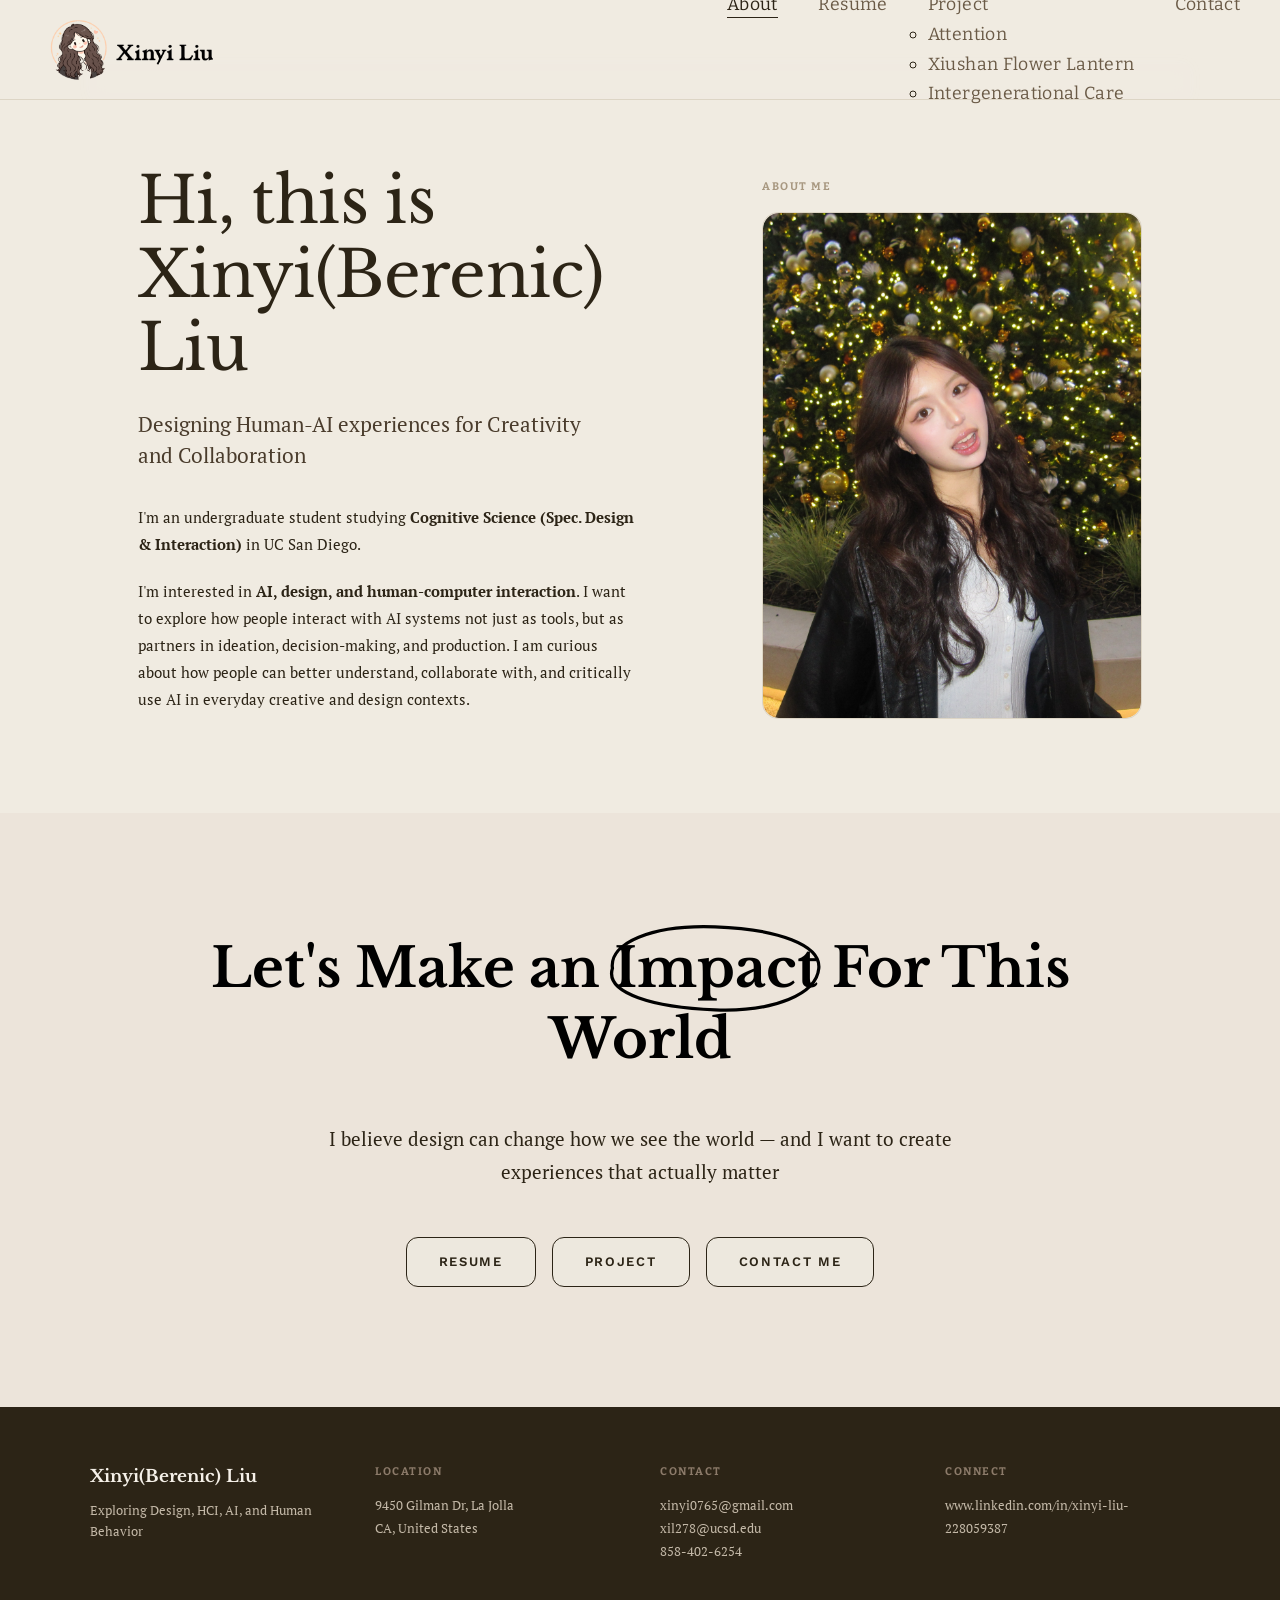
<file: about.html>
<!DOCTYPE html>
<html lang="en">
<head>
  <meta charset="UTF-8" />
  <meta name="viewport" content="width=device-width, initial-scale=1.0" />
  <title>Xinyi Liu — Portfolio</title>
  <link rel="stylesheet" href="styles.css" />
  <link rel="preconnect" href="https://fonts.googleapis.com" />
  <link rel="preconnect" href="https://fonts.gstatic.com" crossorigin />
  <link href="https://fonts.googleapis.com/css2?family=Libre+Baskerville:ital,wght@0,400;0,700;1,400&family=PT+Serif:ital,wght@0,400;0,700;1,400&family=Bitter:ital,wght@0,400;0,500;0,600;0,700;1,400&family=Work+Sans:wght@400;500;600&display=swap" rel="stylesheet" />
  <style>
    @keyframes pageFadeIn {
      from { opacity: 0; }
      to   { opacity: 1; }
    }

    body {
      opacity: 0;
      animation: pageFadeIn 0.6s ease forwards;
    }

    .about-hero {
      background: rgba(240, 235, 225, 0.96);
      display: grid;
      grid-template-columns: 1fr 380px;
      gap: 80px;
      align-items: center;
      max-width: 1100px;
      margin: 0 auto;
      padding: 100px 48px 80px;
    }

    .about-text h1 {
      font-size: 4rem;
      font-weight: 400;
      line-height: 1.15;
      letter-spacing: -0.01em;
      color: #2C2416;
      margin-bottom: 24px;
    }

    .about-text .tagline {
      font-size: clamp(17px, 2vw, 21px);
      font-weight: 400;
      color: #4A3C2C;
      line-height: 1.5;
      margin-bottom: 32px;
    }

    .about-text .bio {
      font-size: 15px;
      color: #2C2416;
      line-height: 1.8;
      max-width: 500px;
      margin-bottom: 20px;
    }

    .photo-label {
      font-family: 'Bitter', Georgia, serif;
      font-size: 11px;
      font-weight: 700;
      letter-spacing: 0.14em;
      text-transform: uppercase;
      color: #A89880;
      margin-bottom: 16px;
    }

    /* ── Hero Statement ── */
    @keyframes drawCircle {
      to { stroke-dashoffset: 0; }
    }

    .hero-statement {
      background: #ECE4DA;
      padding: 120px 48px;
      text-align: center;
    }

    .hero-title {
      font-family: 'Libre Baskerville', Georgia, serif;
      font-size: clamp(2.2rem, 4.8vw, 3.4rem);
      font-weight: 700;
      color: #000000;
      line-height: 1.3;
      margin-bottom: 48px;
      max-width: 860px;
      margin-left: auto;
      margin-right: auto;
    }

    .impact-wrap {
      position: relative;
      display: inline-block;
      white-space: nowrap;
    }

    .impact-circle {
      position: absolute;
      top: -0.22em;
      left: -0.35em;
      width: calc(100% + 0.7em);
      height: calc(100% + 0.44em);
      pointer-events: none;
      overflow: visible;
    }

    .impact-circle path {
      stroke-dasharray: 620;
      stroke-dashoffset: 620;
    }

    .hero-statement.in-view .impact-circle path {
      animation: drawCircle 1.3s ease-in-out forwards;
    }

    .hero-subtitle {
      font-family: 'PT Serif', Georgia, serif;
      font-size: clamp(15px, 1.9vw, 19px);
      color: #2C2416;
      line-height: 1.75;
      max-width: 680px;
      margin: 0 auto 48px;
    }

    /* ── Nav Buttons ── */
    .about-nav-buttons {
      display: flex;
      justify-content: center;
      gap: 16px;
      flex-wrap: wrap;
      margin-top: 0;
    }

    .about-nav-btn {
      font-family: 'Work Sans', sans-serif;
      font-size: 13px;
      font-weight: 600;
      letter-spacing: 0.13em;
      text-transform: uppercase;
      color: #2C2416;
      background: #EDE8DE;
      border: 0.8px solid #2C2416;
      border-radius: 12px;
      padding: 13px 32px;
      text-decoration: none;
      transition: background 0.2s, color 0.2s;
    }

    .about-nav-btn:hover {
      background: #2C2416;
      color: #F5F0E8;
    }

    @media (max-width: 900px) {
      .hero-statement {
        padding: 80px 24px;
      }
      .about-hero {
        grid-template-columns: 1fr;
        padding: 40px 24px 40px;
        gap: 48px;
      }
      .photo-card {
        max-width: 320px;
        margin: 0 auto;
      }
    }

    @media (max-width: 600px) {
      .about-text h1 {
        font-size: 3rem;
      }
      .about-nav-buttons {
        flex-direction: column;
        align-items: center;
      }
      .about-nav-btn {
        width: 100%;
        max-width: 280px;
        text-align: center;
      }
    }
  </style>
</head>
<body>

  <nav>
    <a href="about.html" class="nav-logo"><img src="Logo.png" alt="Xinyi Liu" style="height:80px;width:auto;display:block;" /></a>
    <ul class="nav-links" id="navLinks">
      <li><a href="about.html" class="active">About</a></li>
      <li><a href="resume.html">Resume</a></li>
      <li class="nav-dropdown">
        <a href="project.html">Project</a>
        <ul class="nav-dropdown-menu">
          <li><a href="project-behavioral.html">Attention</a></li>
          <li><a href="project-xiushan.html">Xiushan Flower Lantern</a></li>
          <li><a href="project-elderly.html">Intergenerational Care</a></li>
        </ul>
      </li>
      <li><a href="contact.html">Contact</a></li>
    </ul>
    <button class="nav-toggle" id="navToggle" aria-label="Toggle menu">Menu</button>
  </nav>

  <main class="page">

    <section class="about-hero">
      <div class="about-text">
        <h1>Hi, this is Xinyi(Berenic) Liu</h1>
        <p class="tagline">Designing Human-AI experiences for Creativity and Collaboration</p>
        <p class="bio">
          I'm an undergraduate student studying <strong>Cognitive Science (Spec. Design &amp; Interaction)</strong> in UC San Diego.
        </p>
        <p class="bio">
          I'm interested in <strong>AI, design, and human-computer interaction</strong>. I want to explore how people interact with AI systems not just as tools, but as partners in ideation, decision-making, and production. I am curious about how people can better understand, collaborate with, and critically use AI in everyday creative and design contexts.
        </p>
      </div>

      <div class="photo-card">
        <p class="photo-label">About me</p>
        <div class="photo-placeholder">
          <img src="About me.JPG" alt="Xinyi Liu" />
        </div>
      </div>
    </section>

    <section class="hero-statement" id="heroStatement">
      <h2 class="hero-title">
        Let's Make an
        <span class="impact-wrap">Impact
          <svg class="impact-circle" viewBox="0 0 210 82" preserveAspectRatio="none" xmlns="http://www.w3.org/2000/svg">
            <path d="M16,41 C13,19 50,3 105,5 C160,7 197,21 195,41 C193,63 157,79 105,77 C53,75 9,63 16,41"
                  stroke="#000000" stroke-width="2.8" stroke-linecap="round" fill="none"/>
          </svg>
        </span>
        For This World
      </h2>
      <p class="hero-subtitle">I believe design can change how we see the world — and I want to create experiences that actually matter</p>
      <div class="about-nav-buttons">
        <a href="resume.html" class="about-nav-btn">Resume</a>
        <a href="project.html" class="about-nav-btn">Project</a>
        <a href="contact.html" class="about-nav-btn">Contact Me</a>
      </div>
    </section>

  </main>

  <footer>
    <div class="footer-grid">
      <div>
        <p class="footer-col-name">Xinyi(Berenic) Liu</p>
        <p class="footer-col-sub">Exploring Design, HCI, AI, and Human Behavior</p>
      </div>
      <div>
        <p class="footer-col-label">Location</p>
        <p class="footer-col-value">9450 Gilman Dr, La Jolla<br/>CA, United States</p>
      </div>
      <div>
        <p class="footer-col-label">Contact</p>
        <p class="footer-col-value">
          <a href="mailto:xinyi0765@gmail.com">xinyi0765@gmail.com</a><br/>
          <a href="mailto:xil278@ucsd.edu">xil278@ucsd.edu</a><br/>
          858-402-6254
        </p>
      </div>
      <div>
        <p class="footer-col-label">Connect</p>
        <p class="footer-col-value">
          <a href="https://www.linkedin.com/in/xinyi-liu-228059387" target="_blank" rel="noopener">www.linkedin.com/in/xinyi-liu-228059387</a>
        </p>
      </div>
    </div>
  </footer>

  <script>
    const toggle = document.getElementById('navToggle');
    const links = document.getElementById('navLinks');
    toggle.addEventListener('click', () => links.classList.toggle('open'));

    const hero = document.getElementById('heroStatement');
    const observer = new IntersectionObserver((entries) => {
      entries.forEach(entry => {
        if (entry.isIntersecting) {
          hero.classList.add('in-view');
          observer.unobserve(hero);
        }
      });
    }, { threshold: 0.2 });
    observer.observe(hero);
  </script>

</body>
</html>
</file>
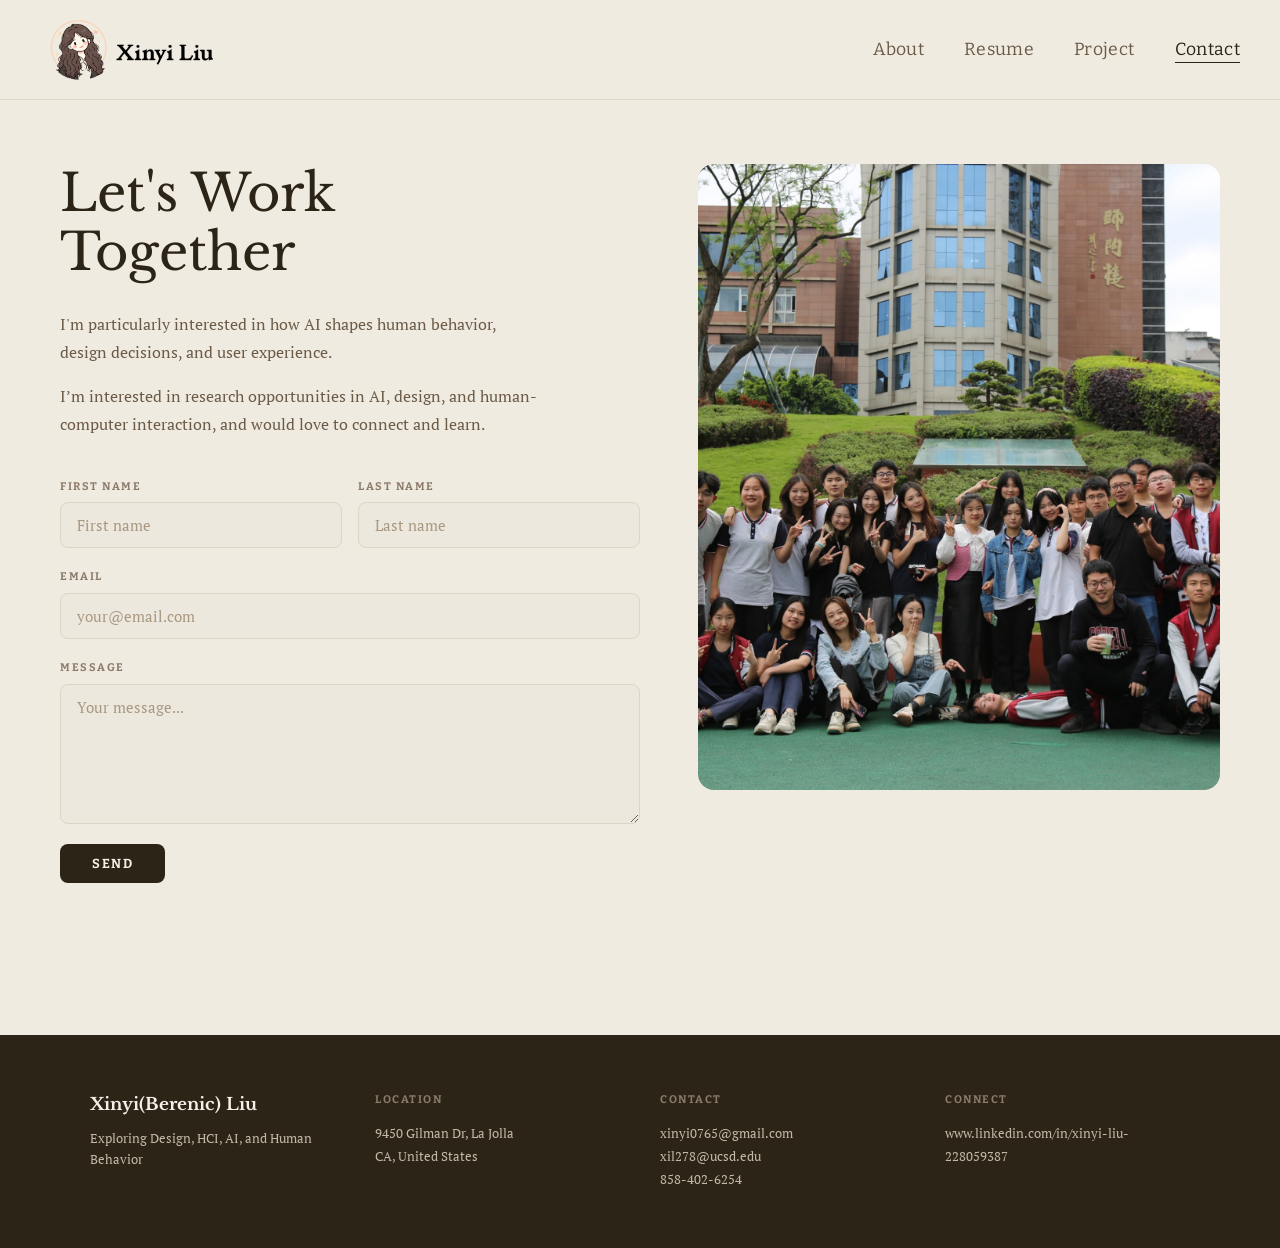
<file: contact.html>
<!DOCTYPE html>
<html lang="en">
<head>
  <meta charset="UTF-8" />
  <meta name="viewport" content="width=device-width, initial-scale=1.0" />
  <title>Contact — Xinyi Liu</title>
  <link rel="stylesheet" href="styles.css" />
  <link rel="preconnect" href="https://fonts.googleapis.com" />
  <link rel="preconnect" href="https://fonts.gstatic.com" crossorigin />
  <link href="https://fonts.googleapis.com/css2?family=Libre+Baskerville:ital,wght@0,400;0,700;1,400&family=PT+Serif:ital,wght@0,400;0,700;1,400&family=Bitter:ital,wght@0,400;0,500;0,600;0,700;1,400&display=swap" rel="stylesheet" />
  <style>
    body { background-color: #F0EBE1; }

    .contact-page-grid {
      width: 100%;
      max-width: 1400px;
      margin: 0 auto;
      padding: 100px 60px 120px;
      box-sizing: border-box;
      display: grid;
      grid-template-columns: 50% 45%;
      gap: 5%;
      align-items: start;
    }

    .contact-page-left h1 {
      font-family: 'Libre Baskerville', Georgia, serif;
      font-size: 3.2rem;
      font-weight: 400;
      line-height: 1.15;
      color: #2C2416;
      margin-bottom: 28px;
    }

    .contact-page-left .intro-text {
      font-family: 'PT Serif', Georgia, serif;
      font-size: 1rem;
      color: #6B5B47;
      line-height: 1.75;
      margin-bottom: 16px;
      max-width: 480px;
    }

    .contact-page-form {
      margin-top: 40px;
      display: flex;
      flex-direction: column;
      gap: 20px;
    }

    .form-name-row {
      display: grid;
      grid-template-columns: 1fr 1fr;
      gap: 16px;
    }

    .contact-page-form .form-group {
      display: flex;
      flex-direction: column;
      gap: 6px;
    }

    .contact-page-form label {
      font-family: 'Bitter', Georgia, serif;
      font-size: 11px;
      font-weight: 700;
      letter-spacing: 0.14em;
      text-transform: uppercase;
      color: #8C7B6A;
    }

    .contact-page-form input,
    .contact-page-form textarea {
      font-family: 'PT Serif', Georgia, serif;
      font-size: 15px;
      color: #2C2416;
      background: #EDE8DE;
      border: 1px solid #DDD5C5;
      border-radius: 8px;
      padding: 12px 16px;
      width: 100%;
      box-sizing: border-box;
      transition: border-color 0.2s, background 0.2s;
      outline: none;
    }

    .contact-page-form input::placeholder,
    .contact-page-form textarea::placeholder {
      color: #A89880;
    }

    .contact-page-form input:focus,
    .contact-page-form textarea:focus {
      border-color: #2C2416;
      background: #F0EBE1;
    }

    .contact-page-form textarea {
      min-height: 140px;
      resize: vertical;
    }

    .contact-page-form .send-btn {
      font-family: 'Bitter', Georgia, serif;
      align-self: flex-start;
      padding: 12px 32px;
      background: #2C2416;
      color: #F5F0E8;
      border: none;
      border-radius: 8px;
      font-size: 13px;
      font-weight: 700;
      letter-spacing: 0.12em;
      text-transform: uppercase;
      cursor: pointer;
      transition: background 0.2s;
    }

    .contact-page-form .send-btn:hover {
      background: #4A3C2C;
    }

    .contact-page-right {
      position: sticky;
      top: 88px;
    }

    .contact-page-right img {
      width: 100%;
      aspect-ratio: 5 / 6;
      object-fit: cover;
      border-radius: 16px;
      display: block;
    }

    @media (max-width: 900px) {
      .contact-page-grid {
        grid-template-columns: 1fr;
        gap: 48px;
        padding: 60px 24px 80px;
      }

      .contact-page-right {
        position: static;
        order: -1;
      }

      .contact-page-right img {
        aspect-ratio: 4 / 3;
      }

      .contact-page-left h1 {
        font-size: 2.2rem;
      }
    }
  </style>
</head>
<body>

  <!-- Navigation -->
  <nav>
    <a href="index.html" class="nav-logo"><img src="Logo.png" alt="Xinyi Liu" style="height:80px;width:auto;display:block;" /></a>
    <ul class="nav-links" id="navLinks">
      <li><a href="index.html#aboutSection">About</a></li>
      <li><a href="resume.html">Resume</a></li>
      <li><a href="index.html#projectSection">Project</a></li>
      <li><a href="contact.html" class="active">Contact</a></li>
    </ul>
    <button class="nav-toggle" id="navToggle" aria-label="Toggle menu">Menu</button>
  </nav>

  <!-- Page Content -->
  <main class="page">
    <div class="contact-page-grid">

      <!-- Left: Title + Text + Form -->
      <div class="contact-page-left">
        <h1>Let's Work<br/>Together</h1>
        <p class="intro-text">
          I'm particularly interested in how AI shapes human behavior, design decisions,
          and user experience.
        </p>
        <p class="intro-text">
          I’m interested in research opportunities in AI, design, and human-computer interaction, and would love to connect and learn.
        </p>

        <form id="contact-form" class="contact-page-form" action="https://formspree.io/f/mrerlqrr" method="POST">
          <div class="form-name-row">
            <div class="form-group">
              <label for="first-name">First Name</label>
              <input type="text" id="first-name" name="first_name" required placeholder="First name" />
            </div>
            <div class="form-group">
              <label for="last-name">Last Name</label>
              <input type="text" id="last-name" name="last_name" required placeholder="Last name" />
            </div>
          </div>
          <div class="form-group">
            <label for="email">Email</label>
            <input type="email" id="email" name="email" required placeholder="your@email.com" />
          </div>
          <div class="form-group">
            <label for="message">Message</label>
            <textarea id="message" name="message" required placeholder="Your message..."></textarea>
          </div>
          <button type="submit" class="send-btn">Send</button>
          <p id="form-status" style="margin-top:12px; font-family:'PT Serif', Georgia, serif; color:#6B5B47;"></p>
        </form>
      </div>

      <!-- Right: Photo -->
      <div class="contact-page-right">
        <img src="Contact.JPG" alt="Xinyi Liu" />
      </div>

    </div>
  </main>

  <footer>
    <div class="footer-grid">
      <div>
        <p class="footer-col-name">Xinyi(Berenic) Liu</p>
        <p class="footer-col-sub">Exploring Design, HCI, AI, and Human Behavior</p>
      </div>
      <div>
        <p class="footer-col-label">Location</p>
        <p class="footer-col-value">9450 Gilman Dr, La Jolla<br/>CA, United States</p>
      </div>
      <div>
        <p class="footer-col-label">Contact</p>
        <p class="footer-col-value">
          <a href="mailto:xinyi0765@gmail.com">xinyi0765@gmail.com</a><br/>
          <a href="mailto:xil278@ucsd.edu">xil278@ucsd.edu</a><br/>
          858-402-6254
        </p>
      </div>
      <div>
        <p class="footer-col-label">Connect</p>
        <p class="footer-col-value">
          <a href="https://www.linkedin.com/in/xinyi-liu-228059387" target="_blank" rel="noopener">www.linkedin.com/in/xinyi-liu-228059387</a>
        </p>
      </div>
    </div>
  </footer>

  <script>
  const toggle = document.getElementById('navToggle');
  const links = document.getElementById('navLinks');
  toggle.addEventListener('click', () => links.classList.toggle('open'));

  const form = document.getElementById('contact-form');
  const status = document.getElementById('form-status');

  form.addEventListener('submit', async function (e) {
    e.preventDefault();

    const data = new FormData(form);

    try {
      const response = await fetch(form.action, {
        method: form.method,
        body: data,
        headers: {
          Accept: 'application/json'
        }
      });

      if (response.ok) {
        status.textContent = 'Message sent successfully!';
        form.reset();
      } else {
        status.textContent = 'Something went wrong. Please try again.';
      }
    } catch (error) {
      status.textContent = 'Network error. Please try again later.';
    }
  });
  </script>

</body>
</html>
</file>
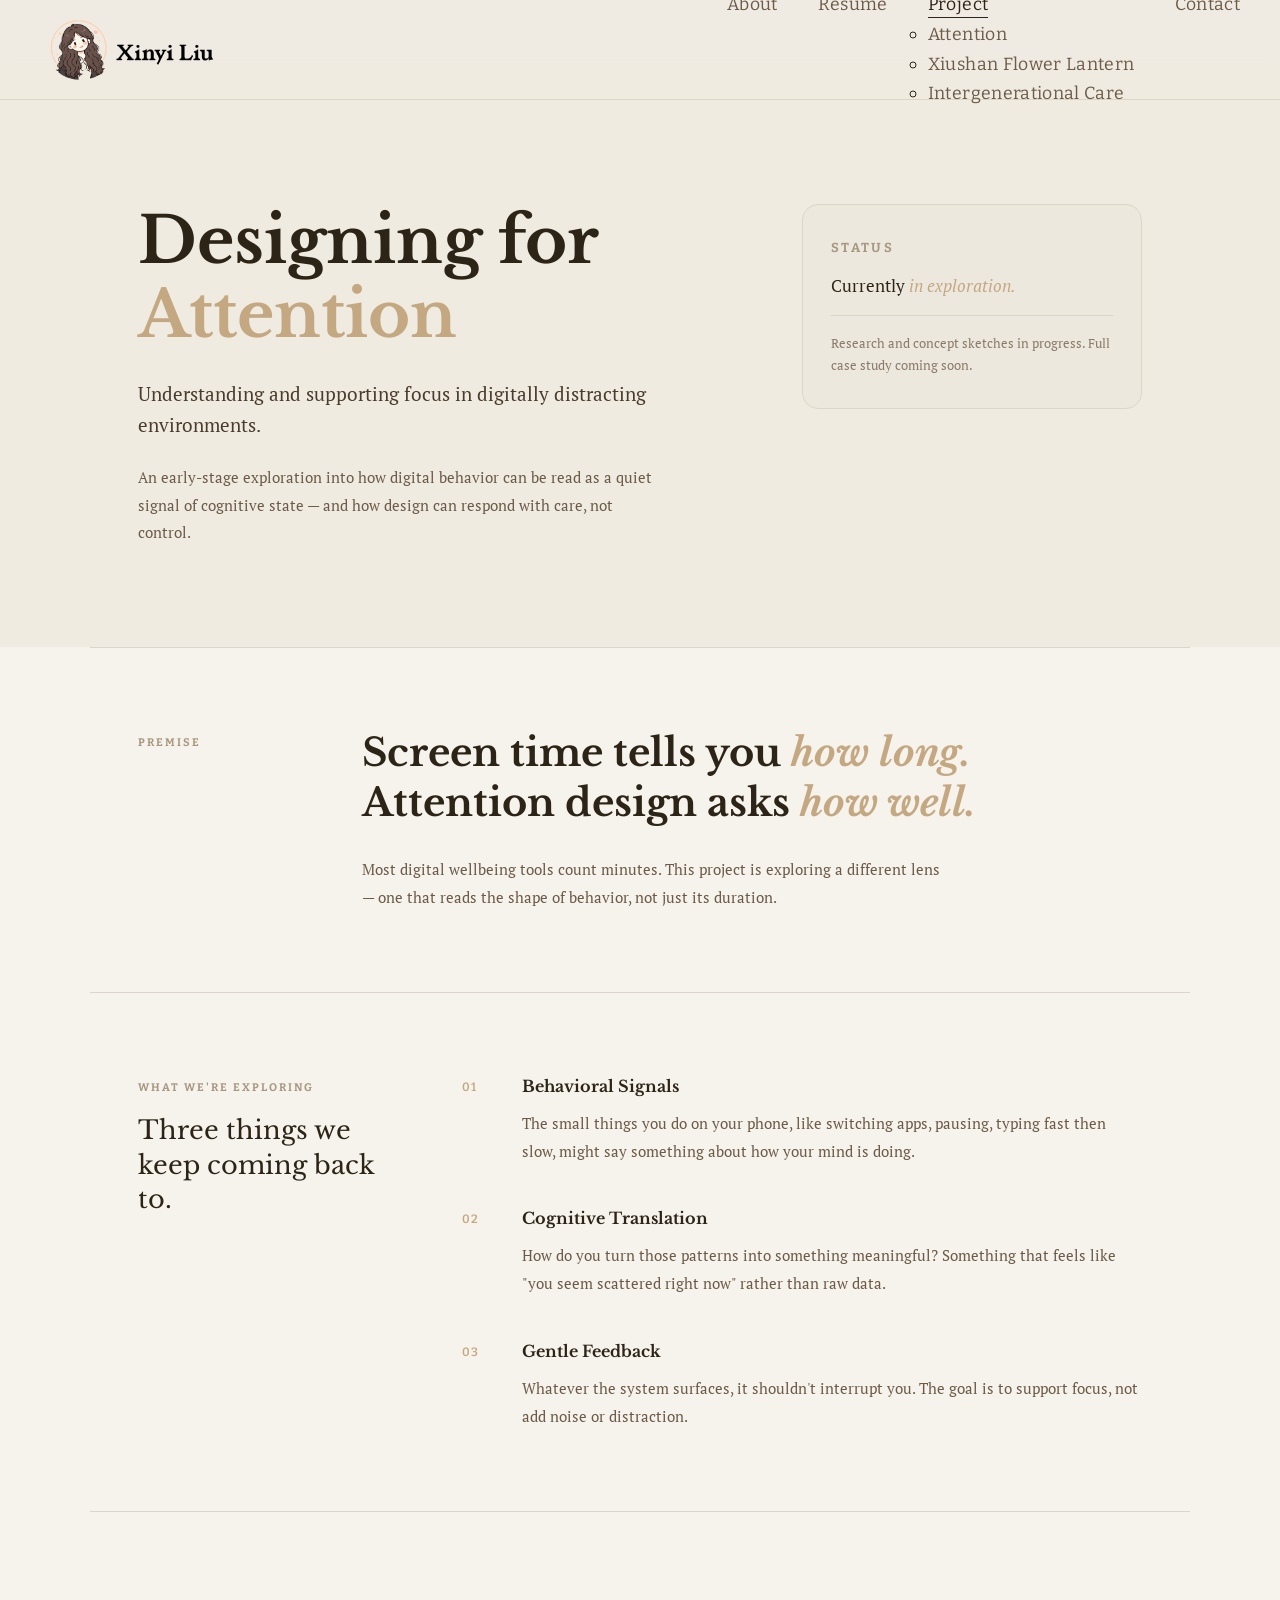
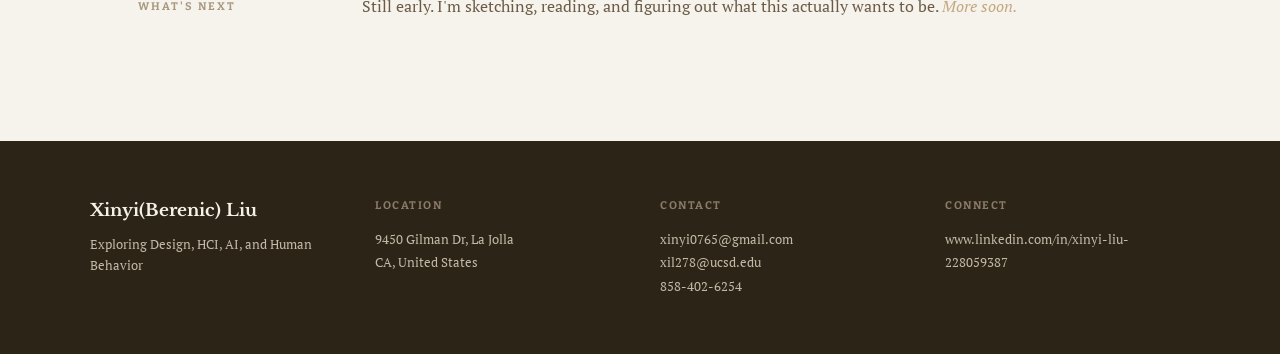
<file: project-behavioral.html>
<!DOCTYPE html>
<html lang="en">
<head>
  <meta charset="UTF-8" />
  <meta name="viewport" content="width=device-width, initial-scale=1.0" />
  <title>Behavioral Attention Analytics — Xinyi Liu</title>
  <link rel="stylesheet" href="styles.css" />
  <link rel="preconnect" href="https://fonts.googleapis.com" />
  <link rel="preconnect" href="https://fonts.gstatic.com" crossorigin />
  <link href="https://fonts.googleapis.com/css2?family=Libre+Baskerville:ital,wght@0,400;0,700;1,400&family=PT+Serif:ital,wght@0,400;0,700;1,400&family=Bitter:ital,wght@0,400;0,500;0,600;0,700;1,400&display=swap" rel="stylesheet" />
  <style>
    @keyframes pageFadeIn {
      from { opacity: 0; }
      to   { opacity: 1; }
    }

    body {
      opacity: 0;
      animation: pageFadeIn 0.6s ease forwards;
      background-color: #F6F3EC;
    }

    /* ── Hero Section ── */
    .hero-wrapper {
      background-color: #F0EBE1;
    }

    .project-hero {
      max-width: 1100px;
      margin: 0 auto;
      padding: 140px 48px 100px;
      display: grid;
      grid-template-columns: 1fr 340px;
      gap: 80px;
      align-items: start;
    }

    /* Left column */
    .hero-tag {
      font-family: 'Bitter', Georgia, serif;
      font-size: 11px;
      font-weight: 600;
      letter-spacing: 0.18em;
      text-transform: uppercase;
      color: #A89880;
      margin-bottom: 28px;
    }

    .hero-heading {
      font-family: 'Libre Baskerville', Georgia, serif;
      font-size: clamp(2.6rem, 5vw, 4rem);
      font-weight: 700;
      color: #2C2416;
      line-height: 1.15;
      margin-bottom: 28px;
    }

    .hero-heading .accent {
      color: #C4A882;
    }

    .hero-subtitle {
      font-family: 'PT Serif', Georgia, serif;
      font-size: clamp(16px, 1.8vw, 19px);
      color: #4A3C2C;
      line-height: 1.6;
      margin-bottom: 24px;
      max-width: 520px;
    }

    .hero-body {
      font-family: 'PT Serif', Georgia, serif;
      font-size: 15px;
      color: #6B5B47;
      line-height: 1.85;
      max-width: 520px;
    }

    /* Right column — status card */
    .status-card {
      background: #EDE8DE;
      border: 1px solid #DDD5C5;
      border-radius: 16px;
      padding: 32px 28px;
      position: sticky;
      top: 120px;
    }

    .status-card-label {
      font-family: 'Bitter', Georgia, serif;
      font-size: 13px;
      font-weight: 700;
      letter-spacing: 0.18em;
      text-transform: uppercase;
      color: #A89880;
      margin-bottom: 14px;
    }

    .status-card-main {
      font-family: 'PT Serif', Georgia, serif;
      font-size: 17px;
      color: #2C2416;
      line-height: 1.5;
      margin-bottom: 16px;
    }

    .status-card-main em {
      color: #C4A882;
      font-style: italic;
    }

    .status-card-note {
      font-family: 'PT Serif', Georgia, serif;
      font-size: 13px;
      color: #8C7B6A;
      line-height: 1.7;
      border-top: 1px solid #DDD5C5;
      padding-top: 16px;
    }

    /* ── Premise Section ── */
    .premise-section {
      max-width: 1100px;
      margin: 0 auto;
      padding: 80px 48px;
      border-top: 1px solid #DDD5C5;
      display: grid;
      grid-template-columns: 160px 1fr;
      gap: 64px;
      align-items: start;
    }

    .premise-label {
      font-family: 'Bitter', Georgia, serif;
      font-size: 11px;
      font-weight: 700;
      letter-spacing: 0.18em;
      text-transform: uppercase;
      color: #A89880;
      padding-top: 6px;
    }

    .premise-right h2 {
      font-family: 'Libre Baskerville', Georgia, serif;
      font-size: clamp(1.6rem, 3vw, 2.4rem);
      font-weight: 700;
      color: #2C2416;
      line-height: 1.3;
      margin-bottom: 28px;
    }

    .premise-right h2 em {
      color: #C4A882;
      font-style: italic;
    }

    .premise-right p {
      font-family: 'PT Serif', Georgia, serif;
      font-size: 15px;
      color: #6B5B47;
      line-height: 1.85;
      max-width: 580px;
    }

    /* ── Exploring Section ── */
    .exploring-section {
      max-width: 1100px;
      margin: 0 auto;
      padding: 80px 48px;
      border-top: 1px solid #DDD5C5;
      display: grid;
      grid-template-columns: 260px 1fr;
      gap: 64px;
      align-items: start;
    }

    .exploring-left {
      font-family: 'Bitter', Georgia, serif;
      font-size: 11px;
      font-weight: 700;
      letter-spacing: 0.18em;
      text-transform: uppercase;
      color: #A89880;
      padding-top: 6px;
    }

    .exploring-left h2 {
      font-family: 'Libre Baskerville', Georgia, serif;
      font-size: clamp(1.3rem, 2vw, 1.7rem);
      font-weight: 400;
      color: #2C2416;
      line-height: 1.35;
      margin-top: 16px;
      letter-spacing: 0;
      text-transform: none;
    }

    .exploring-items {
      display: flex;
      flex-direction: column;
      gap: 40px;
    }

    .exploring-item {
      display: grid;
      grid-template-columns: 40px 1fr;
      gap: 20px;
      align-items: start;
    }

    .exploring-num {
      font-family: 'Bitter', Georgia, serif;
      font-size: 12px;
      font-weight: 600;
      color: #C4A882;
      letter-spacing: 0.08em;
      padding-top: 4px;
    }

    .exploring-item-title {
      font-family: 'Libre Baskerville', Georgia, serif;
      font-size: 1rem;
      font-weight: 700;
      color: #2C2416;
      margin-bottom: 10px;
    }

    .exploring-item-body {
      font-family: 'PT Serif', Georgia, serif;
      font-size: 15px;
      color: #6B5B47;
      line-height: 1.85;
    }

    /* Responsive */
    /* ── What's Next Section ── */
    .next-section {
      max-width: 1100px;
      margin: 0 auto;
      padding: 80px 48px 120px;
      border-top: 1px solid #DDD5C5;
      display: grid;
      grid-template-columns: 160px 1fr;
      gap: 64px;
      align-items: start;
    }

    .next-label {
      font-family: 'Bitter', Georgia, serif;
      font-size: 11px;
      font-weight: 700;
      letter-spacing: 0.18em;
      text-transform: uppercase;
      color: #A89880;
      padding-top: 6px;
    }

    .next-body {
      font-family: 'PT Serif', Georgia, serif;
      font-size: 16px;
      color: #6B5B47;
      line-height: 1.85;
    }

    .next-body em {
      color: #C4A882;
      font-style: italic;
    }

    @media (max-width: 900px) {
      .next-section {
        grid-template-columns: 1fr;
        padding: 60px 24px 80px;
        gap: 24px;
      }
    }

    @media (max-width: 900px) {
      .exploring-section {
        grid-template-columns: 1fr;
        padding: 60px 24px;
        gap: 32px;
      }

      .premise-section {
        grid-template-columns: 1fr;
        padding: 60px 24px;
        gap: 24px;
      }

      .project-hero {
        grid-template-columns: 1fr;
        padding: 120px 24px 60px;
        gap: 48px;
      }

      .status-card {
        position: static;
        max-width: 480px;
      }
    }
  </style>
</head>
<body>

  <nav>
    <a href="about.html" class="nav-logo"><img src="Logo.png" alt="Xinyi Liu" style="height:80px;width:auto;display:block;" /></a>
    <ul class="nav-links" id="navLinks">
      <li><a href="about.html">About</a></li>
      <li><a href="resume.html">Resume</a></li>
      <li class="nav-dropdown">
        <a href="project.html" class="active">Project</a>
        <ul class="nav-dropdown-menu">
          <li><a href="project-behavioral.html">Attention</a></li>
          <li><a href="project-xiushan.html">Xiushan Flower Lantern</a></li>
          <li><a href="project-elderly.html">Intergenerational Care</a></li>
        </ul>
      </li>
      <li><a href="contact.html">Contact</a></li>
    </ul>
    <button class="nav-toggle" id="navToggle" aria-label="Toggle menu">Menu</button>
  </nav>

  <main class="page">
    <div class="hero-wrapper">
    <section class="project-hero">

      <!-- Left: Title Area -->
      <div class="hero-left">
<h1 class="hero-heading">Designing for <span class="accent">Attention</span></h1>
        <p class="hero-subtitle">Understanding and supporting focus in digitally distracting environments.</p>
        <p class="hero-body">An early-stage exploration into how digital behavior can be read as a quiet signal of cognitive state — and how design can respond with care, not control.</p>
      </div>

      <!-- Right: Status Card -->
      <div class="hero-right">
        <div class="status-card">
          <p class="status-card-label">Status</p>
          <p class="status-card-main">Currently <em>in exploration.</em></p>
          <p class="status-card-note">Research and concept sketches in progress. Full case study coming soon.</p>
        </div>
      </div>

    </section>
    </div>

    <section class="premise-section">
      <p class="premise-label">Premise</p>
      <div class="premise-right">
        <h2>Screen time tells you <em>how long.</em><br>Attention design asks <em>how well.</em></h2>
        <p>Most digital wellbeing tools count minutes. This project is exploring a different lens — one that reads the shape of behavior, not just its duration.</p>
      </div>
    </section>

    <section class="exploring-section">
      <div class="exploring-left">
        What We're Exploring
        <h2>Three things we keep coming back to.</h2>
      </div>
      <div class="exploring-items">
        <div class="exploring-item">
          <span class="exploring-num">01</span>
          <div>
            <p class="exploring-item-title">Behavioral Signals</p>
            <p class="exploring-item-body">The small things you do on your phone, like switching apps, pausing, typing fast then slow, might say something about how your mind is doing.</p>
          </div>
        </div>
        <div class="exploring-item">
          <span class="exploring-num">02</span>
          <div>
            <p class="exploring-item-title">Cognitive Translation</p>
            <p class="exploring-item-body">How do you turn those patterns into something meaningful? Something that feels like "you seem scattered right now" rather than raw data.</p>
          </div>
        </div>
        <div class="exploring-item">
          <span class="exploring-num">03</span>
          <div>
            <p class="exploring-item-title">Gentle Feedback</p>
            <p class="exploring-item-body">Whatever the system surfaces, it shouldn't interrupt you. The goal is to support focus, not add noise or distraction.</p>
          </div>
        </div>
      </div>
    </section>

    <section class="next-section">
      <p class="next-label">What's Next</p>
      <p class="next-body">Still early. I'm sketching, reading, and figuring out what this actually wants to be. <em>More soon.</em></p>
    </section>

  </main>

  <footer>
    <div class="footer-grid">
      <div>
        <p class="footer-col-name">Xinyi(Berenic) Liu</p>
        <p class="footer-col-sub">Exploring Design, HCI, AI, and Human Behavior</p>
      </div>
      <div>
        <p class="footer-col-label">Location</p>
        <p class="footer-col-value">9450 Gilman Dr, La Jolla<br/>CA, United States</p>
      </div>
      <div>
        <p class="footer-col-label">Contact</p>
        <p class="footer-col-value">
          <a href="mailto:xinyi0765@gmail.com">xinyi0765@gmail.com</a><br/>
          <a href="mailto:xil278@ucsd.edu">xil278@ucsd.edu</a><br/>
          858-402-6254
        </p>
      </div>
      <div>
        <p class="footer-col-label">Connect</p>
        <p class="footer-col-value">
          <a href="https://www.linkedin.com/in/xinyi-liu-228059387" target="_blank" rel="noopener">www.linkedin.com/in/xinyi-liu-228059387</a>
        </p>
      </div>
    </div>
  </footer>

  <script>
    const toggle = document.getElementById('navToggle');
    const links = document.getElementById('navLinks');
    toggle.addEventListener('click', () => links.classList.toggle('open'));
  </script>

</body>
</html>
</file>
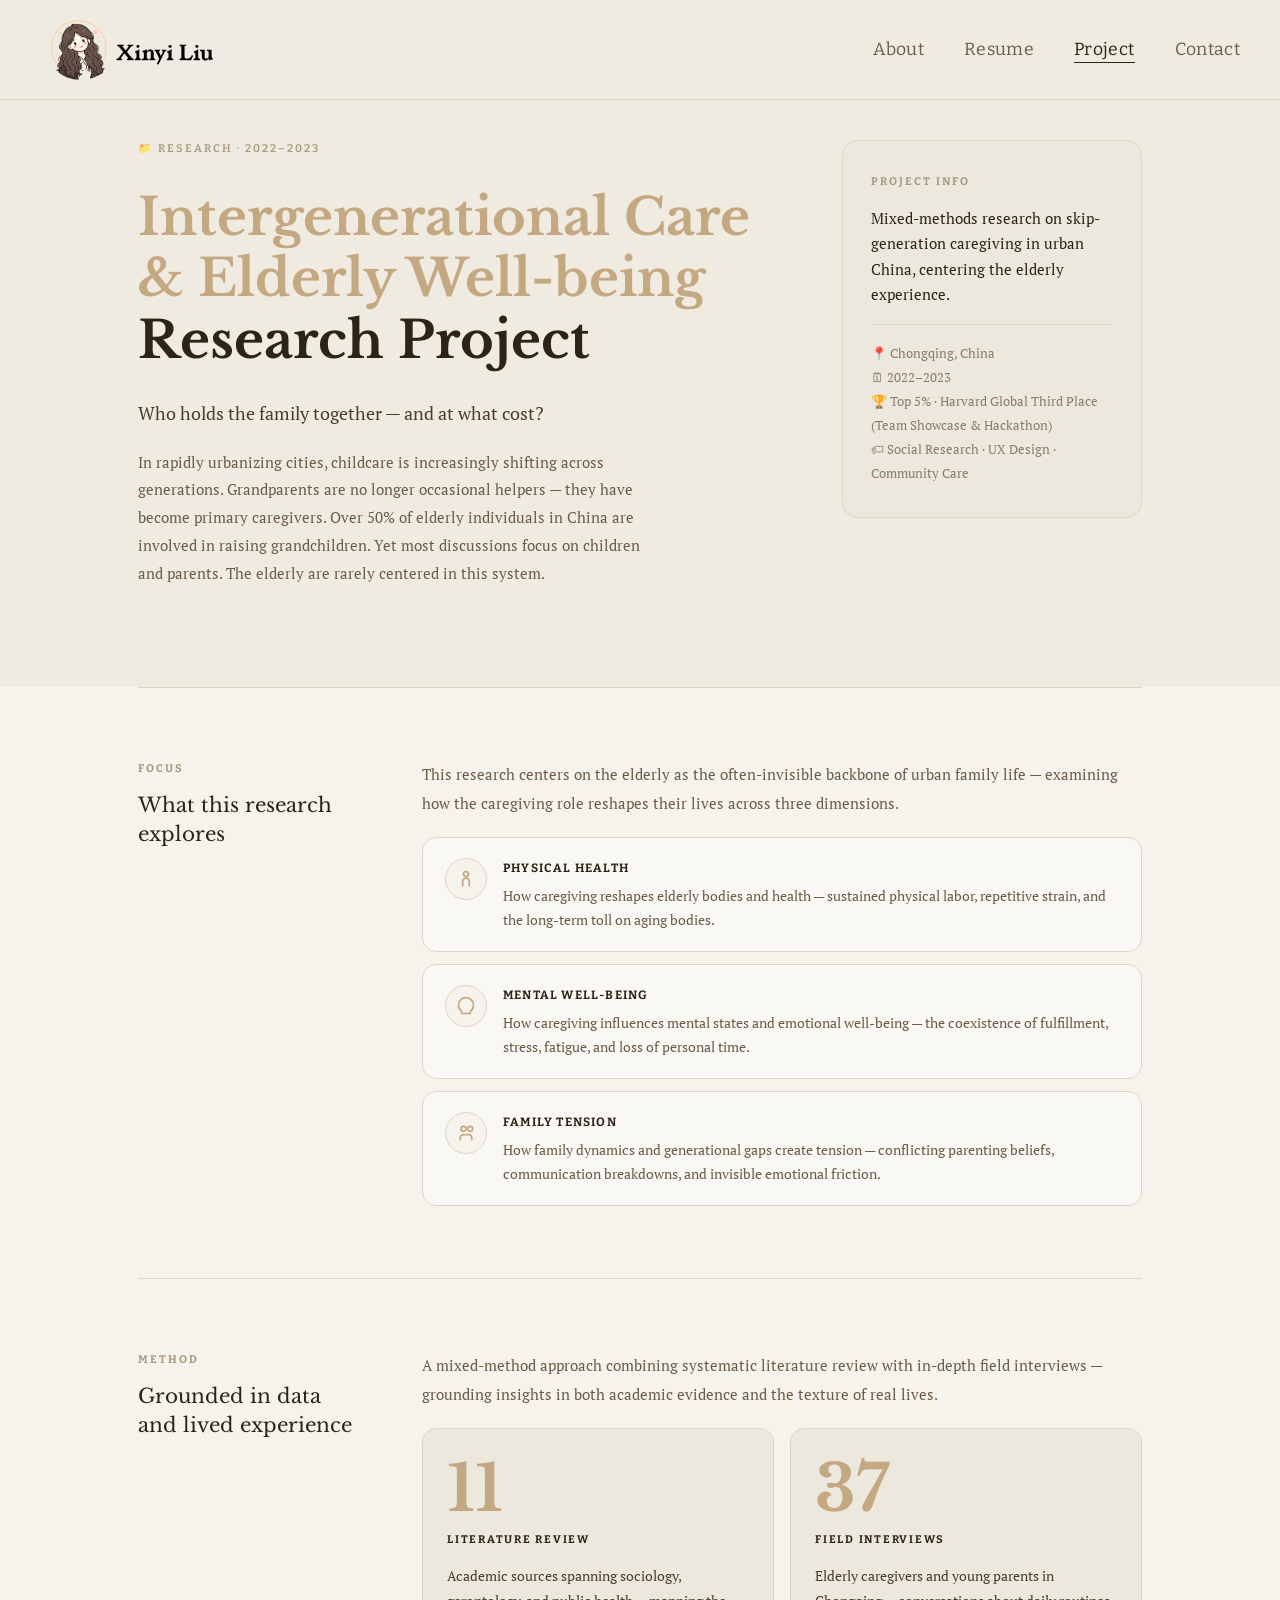
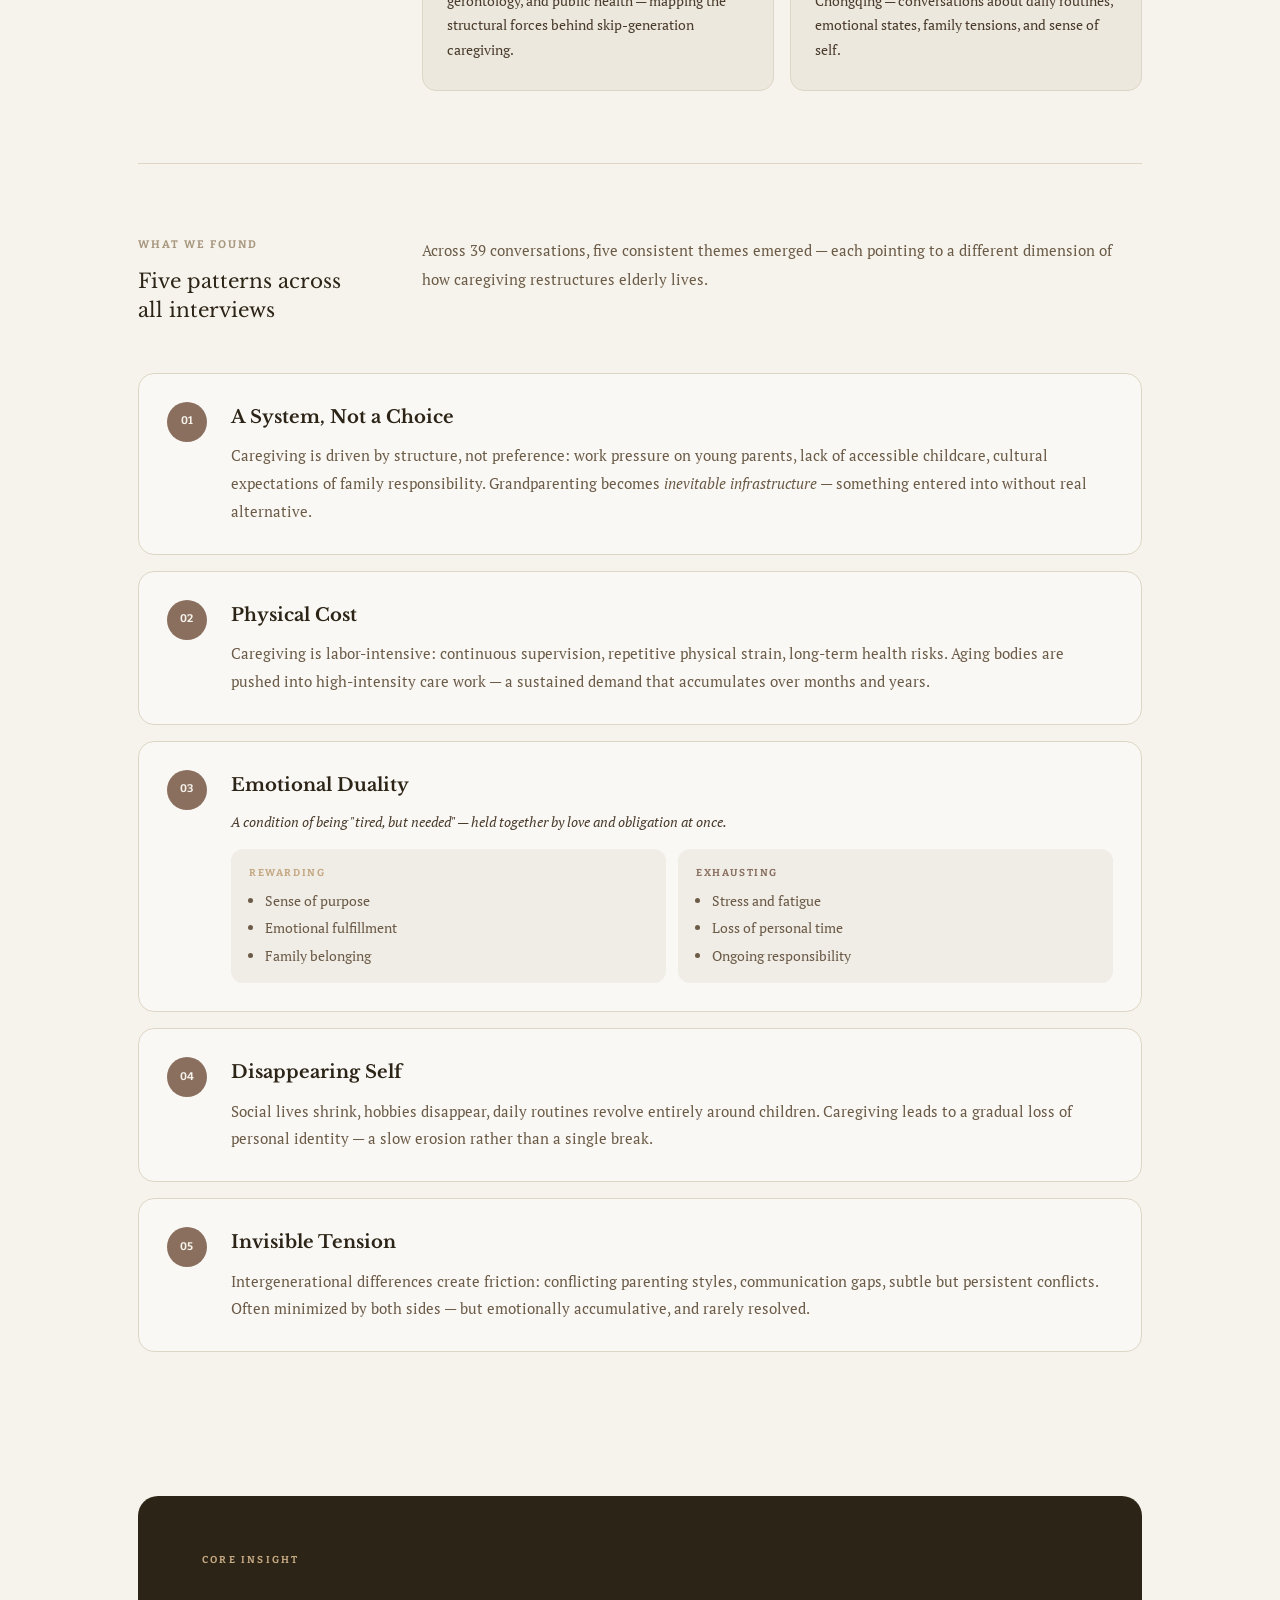
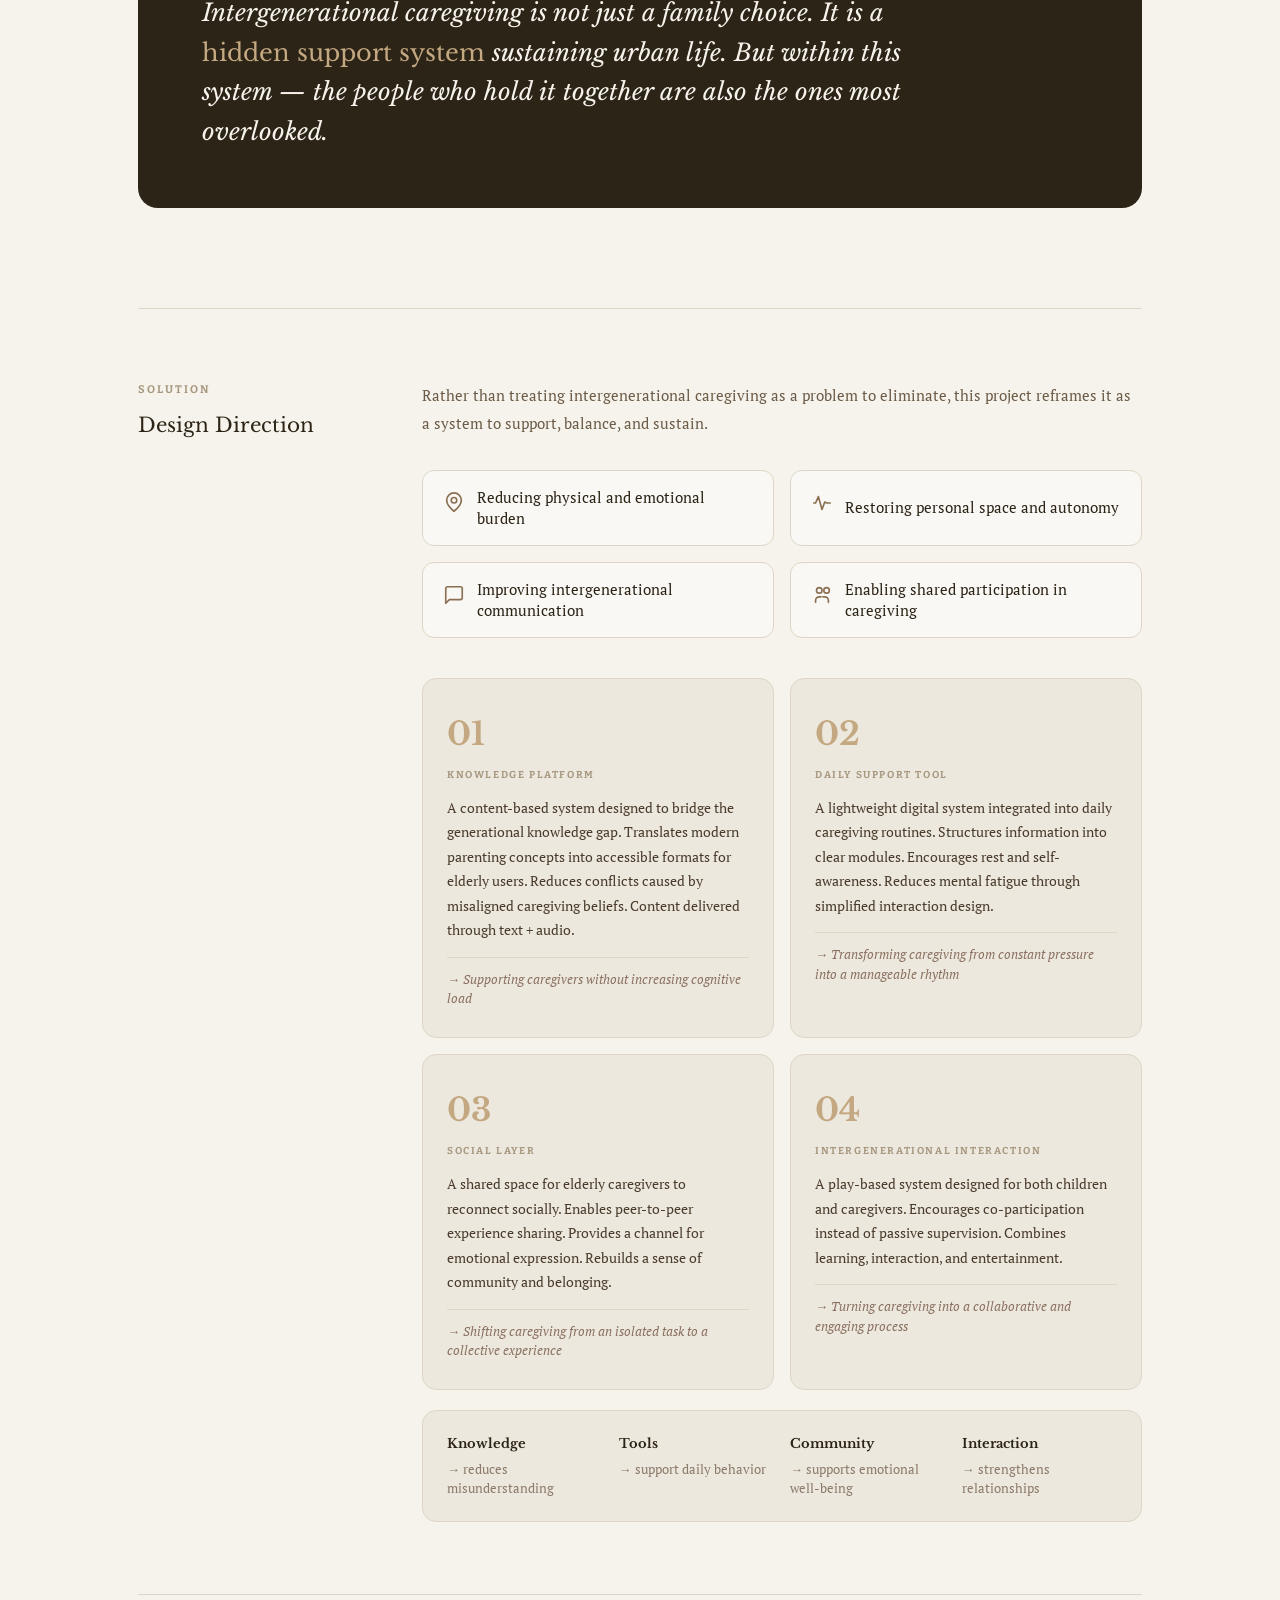
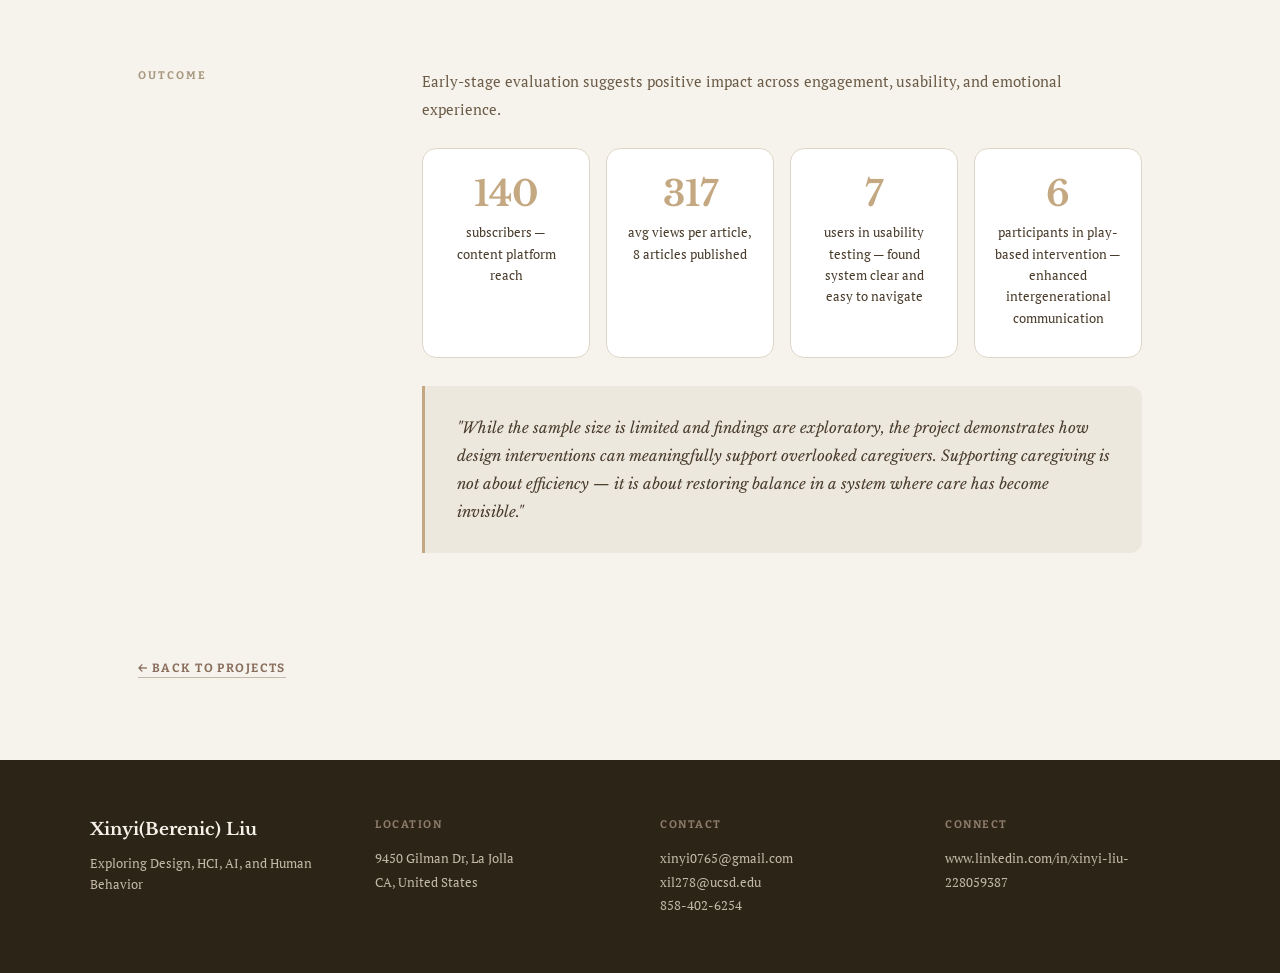
<file: project-elderly.html>
<!DOCTYPE html>
<html lang="en">
<head>
  <meta charset="UTF-8" />
  <meta name="viewport" content="width=device-width, initial-scale=1.0" />
  <title>Intergenerational Care — Xinyi Liu</title>
  <link rel="stylesheet" href="styles.css" />
  <link rel="preconnect" href="https://fonts.googleapis.com" />
  <link rel="preconnect" href="https://fonts.gstatic.com" crossorigin />
  <link href="https://fonts.googleapis.com/css2?family=Libre+Baskerville:ital,wght@0,400;0,700;1,400&family=PT+Serif:ital,wght@0,400;0,700;1,400&family=Bitter:ital,wght@0,400;0,500;0,600;0,700;1,400&display=swap" rel="stylesheet" />
  <style>
    @keyframes pageFadeIn {
      from { opacity: 0; }
      to   { opacity: 1; }
    }

    body {
      opacity: 0;
      animation: pageFadeIn 0.6s ease forwards;
      background-color: #F6F3EC;
    }

    /* ── Hero ── */
    .hero-wrapper {
      background-color: #F0EBE1;
    }

    .project-hero {
      max-width: 1100px;
      margin: 0 auto;
      padding: 140px 48px 100px;
      display: grid;
      grid-template-columns: 1fr 300px;
      gap: 80px;
      align-items: start;
    }

    .hero-tag {
      font-family: 'Bitter', Georgia, serif;
      font-size: 11px;
      font-weight: 600;
      letter-spacing: 0.18em;
      text-transform: uppercase;
      color: #A89880;
      margin-bottom: 28px;
    }

    .hero-heading {
      font-family: 'Libre Baskerville', Georgia, serif;
      font-size: clamp(2rem, 4vw, 3.2rem);
      font-weight: 700;
      color: #2C2416;
      line-height: 1.2;
      margin-bottom: 28px;
    }

    .hero-heading .accent {
      color: #C4A882;
    }

    .hero-subtitle {
      font-family: 'PT Serif', Georgia, serif;
      font-size: clamp(15px, 1.7vw, 18px);
      color: #4A3C2C;
      line-height: 1.65;
      margin-bottom: 20px;
      max-width: 520px;
    }

    .hero-body {
      font-family: 'PT Serif', Georgia, serif;
      font-size: 15px;
      color: #6B5B47;
      line-height: 1.85;
      max-width: 520px;
    }

    /* Right status card */
    .status-card {
      background: #EDE8DE;
      border: 1px solid #DDD5C5;
      border-radius: 16px;
      padding: 32px 28px;
      position: sticky;
      top: 120px;
    }

    .status-card-label {
      font-family: 'Bitter', Georgia, serif;
      font-size: 11px;
      font-weight: 700;
      letter-spacing: 0.18em;
      text-transform: uppercase;
      color: #A89880;
      margin-bottom: 14px;
    }

    .status-card-main {
      font-family: 'PT Serif', Georgia, serif;
      font-size: 15px;
      color: #2C2416;
      line-height: 1.7;
      margin-bottom: 16px;
    }

    .status-card-tags {
      font-family: 'PT Serif', Georgia, serif;
      font-size: 13px;
      color: #8C7B6A;
      line-height: 1.85;
      border-top: 1px solid #DDD5C5;
      padding-top: 16px;
    }

    /* ── Content wrapper ── */
    .content-wrapper {
      max-width: 1100px;
      margin: 0 auto;
      padding: 0 48px;
    }

    /* ── Two-col section (label left, content right) ── */
    .research-section {
      padding: 72px 0;
      border-top: 1px solid #DDD5C5;
      display: grid;
      grid-template-columns: 220px 1fr;
      gap: 64px;
      align-items: start;
    }

    .research-left-label {
      font-family: 'Bitter', Georgia, serif;
      font-size: 11px;
      font-weight: 700;
      letter-spacing: 0.18em;
      text-transform: uppercase;
      color: #A89880;
      margin-bottom: 12px;
    }

    .research-left-subtitle {
      font-family: 'Libre Baskerville', Georgia, serif;
      font-size: clamp(1rem, 1.6vw, 1.25rem);
      font-weight: 400;
      color: #2C2416;
      line-height: 1.45;
    }

    .section-body {
      font-family: 'PT Serif', Georgia, serif;
      font-size: 15px;
      color: #6B5B47;
      line-height: 1.9;
    }

    .section-body p + p {
      margin-top: 16px;
    }

    /* Focus list */
    .focus-list {
      list-style: none;
      padding: 0;
      margin: 20px 0 0;
      display: flex;
      flex-direction: column;
      gap: 12px;
    }

    .focus-list li {
      font-family: 'PT Serif', Georgia, serif;
      font-size: 15px;
      color: #4A3C2C;
      line-height: 1.7;
      padding-left: 20px;
      position: relative;
    }

    .focus-list li::before {
      content: '—';
      position: absolute;
      left: 0;
      color: #C4A882;
    }

    /* Method cards */
    .method-cards {
      display: grid;
      grid-template-columns: 1fr 1fr;
      gap: 16px;
      margin-top: 20px;
    }

    .method-card {
      background: #EDE8DE;
      border: 1px solid #DDD5C5;
      border-radius: 14px;
      padding: 28px 24px;
    }

    .method-card-title {
      font-family: 'Bitter', Georgia, serif;
      font-size: 10px;
      font-weight: 700;
      letter-spacing: 0.16em;
      text-transform: uppercase;
      color: #A89880;
      margin-bottom: 12px;
    }

    .method-card-body {
      font-family: 'PT Serif', Georgia, serif;
      font-size: 14px;
      color: #4A3C2C;
      line-height: 1.75;
    }

    .method-card-num {
      font-family: 'Libre Baskerville', Georgia, serif;
      font-size: 2rem;
      font-weight: 700;
      color: #C4A882;
      margin-bottom: 6px;
    }

    .method-stat .method-card-num {
      font-size: clamp(3rem, 5vw, 4rem);
      line-height: 1;
      margin-bottom: 10px;
    }

    .method-stat .method-card-title {
      font-size: 11px;
      color: #2C2416;
      margin-bottom: 14px;
    }

    /* ── Findings numbered list ── */
    .findings-section {
      padding: 72px 0;
      border-top: 1px solid #DDD5C5;
    }

    .findings-header {
      display: grid;
      grid-template-columns: 220px 1fr;
      gap: 64px;
      margin-bottom: 48px;
    }

    .research-items {
      display: flex;
      flex-direction: column;
    }

    .research-item {
      display: grid;
      grid-template-columns: 48px 1fr;
      gap: 24px;
      align-items: start;
      padding: 32px 0;
      border-top: 1px solid #DDD5C5;
    }

    .research-item:first-child { border-top: none; }

    .research-num {
      font-family: 'Bitter', Georgia, serif;
      font-size: 11px;
      font-weight: 700;
      color: #C4A882;
      letter-spacing: 0.08em;
      padding-top: 4px;
    }

    .research-item-title {
      font-family: 'Libre Baskerville', Georgia, serif;
      font-size: 19px;
      font-weight: 700;
      color: #2C2416;
      margin-bottom: 10px;
    }

    .research-item-body {
      font-family: 'PT Serif', Georgia, serif;
      font-size: 15px;
      color: #6B5B47;
      line-height: 1.85;
    }

    .research-item-body em {
      color: #4A3C2C;
      font-style: italic;
    }

    /* ── Finding Cards ── */
    .finding-cards {
      display: flex;
      flex-direction: column;
      gap: 16px;
    }

    .finding-card {
      background: #faf8f5;
      border: 1px solid #DDD5C5;
      border-radius: 16px;
      padding: 28px 28px;
      display: flex;
      gap: 24px;
      align-items: flex-start;
    }

    .finding-num-badge {
      width: 40px;
      height: 40px;
      border-radius: 50%;
      background: #8a6f5e;
      color: #F6F3EC;
      font-family: 'Bitter', Georgia, serif;
      font-size: 11px;
      font-weight: 700;
      letter-spacing: 0.04em;
      display: flex;
      align-items: center;
      justify-content: center;
      flex-shrink: 0;
    }

    .finding-title {
      font-family: 'Libre Baskerville', Georgia, serif;
      font-size: 18px;
      font-weight: 700;
      color: #2C2416;
      margin-bottom: 10px;
    }

    .finding-body {
      font-family: 'PT Serif', Georgia, serif;
      font-size: 15px;
      color: #6B5B47;
      line-height: 1.85;
    }

    .duality-intro {
      font-family: 'PT Serif', Georgia, serif;
      font-size: 14px;
      font-style: italic;
      color: #4A3C2C;
      line-height: 1.75;
      margin-bottom: 14px;
    }

    .duality-sub-cards {
      display: flex;
      gap: 12px;
    }

    .duality-sub-card {
      flex: 1;
      background: #f0ece6;
      border-radius: 12px;
      padding: 16px 18px;
    }

    .duality-col-label {
      font-family: 'Bitter', Georgia, serif;
      font-size: 10px;
      font-weight: 700;
      letter-spacing: 0.16em;
      text-transform: uppercase;
      margin-bottom: 8px;
    }

    .duality-col-label.rewarding  { color: #C4A882; }
    .duality-col-label.exhausting { color: #8a7060; }

    .duality-list {
      list-style: disc;
      padding-left: 16px;
      margin: 0;
      display: flex;
      flex-direction: column;
      gap: 5px;
    }

    .duality-list li {
      font-family: 'PT Serif', Georgia, serif;
      font-size: 14px;
      color: #6B5B47;
      line-height: 1.6;
    }

    /* ── Insight block ── */
    .insight-section {
      padding: 72px 0 100px;
    }

    .insight-card {
      background: #2C2416;
      border-radius: 20px;
      padding: 56px 64px;
    }

    .insight-eyebrow {
      font-family: 'Bitter', Georgia, serif;
      font-size: 10px;
      font-weight: 700;
      letter-spacing: 0.22em;
      text-transform: uppercase;
      color: #C4A882;
      margin-bottom: 24px;
    }

    .insight-text {
      font-family: 'Libre Baskerville', Georgia, serif;
      font-size: clamp(1.1rem, 2vw, 1.5rem);
      font-style: italic;
      color: #F6F3EC;
      line-height: 1.65;
      max-width: 760px;
    }

    .insight-text em {
      color: #C4A882;
      font-style: normal;
    }

    /* ── Solution Goal Cards ── */
    .goal-cards {
      display: grid;
      grid-template-columns: 1fr 1fr;
      gap: 16px;
      margin-top: 32px;
      margin-bottom: 40px;
    }

    .goal-card {
      display: flex;
      align-items: center;
      gap: 12px;
      background: #faf8f5;
      border: 1px solid #DDD5C5;
      border-radius: 12px;
      padding: 16px 20px;
    }

    .goal-card-icon {
      flex-shrink: 0;
      color: #8B6F52;
    }

    .goal-card-text {
      font-family: 'PT Serif', Georgia, serif;
      font-size: 15px;
      color: #2C2416;
      line-height: 1.4;
    }

    /* ── Design Module Cards ── */
    .design-module-cards {
      display: grid;
      grid-template-columns: 1fr 1fr;
      gap: 16px;
      margin-top: 32px;
    }

    .module-arrow {
      font-family: 'PT Serif', Georgia, serif;
      font-size: 13px;
      font-style: italic;
      color: #8a7060;
      margin-top: 14px;
      padding-top: 12px;
      border-top: 1px solid #DDD5C5;
      line-height: 1.5;
    }

    /* ── Module card hover image ── */
    .design-module-cards .method-card {
      position: relative;
      overflow: hidden;
    }

    .card-text-wrap {
      transition: opacity 0.4s ease;
    }

    .design-module-cards .method-card:hover .card-text-wrap {
      opacity: 0;
    }

    .module-hover-overlay {
      position: absolute;
      inset: 0;
      opacity: 0;
      transition: opacity 0.4s ease;
      border-radius: 14px;
      z-index: 1;
      background: #EDE8DE;
    }

    .module-hover-overlay img {
      width: 100%;
      height: 100%;
      object-fit: cover;
      object-position: center top;
      border-radius: 14px;
      display: block;
    }

    .design-module-cards .method-card:hover .module-hover-overlay {
      opacity: 1;
    }

    /* ── System Thinking ── */
    .system-thinking {
      display: grid;
      grid-template-columns: repeat(4, 1fr);
      gap: 16px;
      margin-top: 20px;
      padding: 22px 24px;
      background: #EDE8DE;
      border: 1px solid #DDD5C5;
      border-radius: 14px;
    }

    .system-col-key {
      font-family: 'Libre Baskerville', Georgia, serif;
      font-size: 13px;
      font-weight: 700;
      color: #2C2416;
      margin-bottom: 5px;
    }

    .system-col-val {
      font-family: 'PT Serif', Georgia, serif;
      font-size: 13px;
      color: #8C7B6A;
      line-height: 1.5;
    }

    /* ── Outcome Stats ── */
    .outcome-stats {
      display: grid;
      grid-template-columns: repeat(4, 1fr);
      gap: 16px;
      margin-top: 24px;
    }

    .outcome-stat {
      background: #ffffff;
      border: 1px solid #DDD5C5;
      border-radius: 14px;
      padding: 28px 20px;
      text-align: center;
    }

    .outcome-stat-number {
      font-family: 'Libre Baskerville', Georgia, serif;
      font-size: 2.2rem;
      font-weight: 700;
      color: #C4A882;
      line-height: 1;
      margin-bottom: 10px;
    }

    .outcome-stat-label {
      font-family: 'PT Serif', Georgia, serif;
      font-size: 13px;
      color: #4A3C2C;
      line-height: 1.65;
    }

    .outcome-reflection {
      margin-top: 28px;
      padding: 28px 32px;
      border-left: 3px solid #C4A882;
      background: #EDE8DE;
      border-radius: 0 12px 12px 0;
    }

    .outcome-reflection-text {
      font-family: 'Libre Baskerville', Georgia, serif;
      font-size: 15px;
      font-style: italic;
      color: #4A3C2C;
      line-height: 1.85;
    }

    /* ── Focus Cards ── */
    .focus-cards {
      display: flex;
      flex-direction: column;
      gap: 12px;
      margin-top: 20px;
    }

    .focus-card {
      display: flex;
      align-items: flex-start;
      gap: 16px;
      background: #faf8f5;
      border: 1px solid #DDD5C5;
      border-radius: 14px;
      padding: 20px 22px;
    }

    .focus-card-icon {
      width: 42px;
      height: 42px;
      border-radius: 50%;
      background: #F6F3EC;
      border: 1px solid #DDD5C5;
      display: flex;
      align-items: center;
      justify-content: center;
      flex-shrink: 0;
    }

    .focus-card-title {
      font-family: 'Bitter', Georgia, serif;
      font-size: 12px;
      font-weight: 700;
      letter-spacing: 0.1em;
      text-transform: uppercase;
      color: #2C2416;
      margin-bottom: 5px;
    }

    .focus-card-body {
      font-family: 'PT Serif', Georgia, serif;
      font-size: 14px;
      color: #6B5B47;
      line-height: 1.7;
    }

    /* ── Back link ── */
    .back-row {
      padding: 0 48px 80px;
      max-width: 1100px;
      margin: 0 auto;
    }

    .back-link {
      font-family: 'Bitter', Georgia, serif;
      font-size: 12px;
      font-weight: 700;
      letter-spacing: 0.12em;
      text-transform: uppercase;
      color: #8a6f5e;
      text-decoration: none;
      border-bottom: 1.5px solid #C4B9A8;
      padding-bottom: 2px;
      transition: color 0.2s, border-color 0.2s;
    }

    .back-link:hover {
      color: #2C2416;
      border-color: #2C2416;
    }

    @media (max-width: 900px) {
      .project-hero {
        grid-template-columns: 1fr;
        padding: 120px 24px 60px;
        gap: 40px;
      }

      .status-card { position: static; }

      .research-section,
      .findings-header {
        grid-template-columns: 1fr;
        gap: 24px;
      }

      .content-wrapper { padding: 0 24px; }

      .method-cards { grid-template-columns: 1fr; }

      .insight-card { padding: 40px 28px; }

      .duality-sub-cards { flex-direction: column; }

      .goal-cards { grid-template-columns: 1fr; }

      .design-module-cards { grid-template-columns: 1fr; }

      .system-thinking { grid-template-columns: 1fr 1fr; }

      .outcome-stats { grid-template-columns: 1fr 1fr; }

      .back-row { padding: 0 24px 60px; }
    }
  </style>
</head>
<body>

  <nav>
    <a href="index.html" class="nav-logo"><img src="Logo.png" alt="Xinyi Liu" style="height:80px;width:auto;display:block;" /></a>
    <ul class="nav-links" id="navLinks">
      <li><a href="index.html#aboutSection">About</a></li>
      <li><a href="index.html#resumeSection">Resume</a></li>
      <li><a href="index.html#projectSection" class="active">Project</a></li>
      <li><a href="index.html#contactSection">Contact</a></li>
    </ul>
    <button class="nav-toggle" id="navToggle" aria-label="Toggle menu">Menu</button>
  </nav>

  <main>

    <!-- Hero -->
    <div class="hero-wrapper">
      <div class="project-hero">
        <div>
          <p class="hero-tag">📁 Research · 2022–2023</p>
          <h1 class="hero-heading"><span class="accent">Intergenerational Care &amp; Elderly Well-being</span> Research Project</h1>
          <p class="hero-subtitle">Who holds the family together — and at what cost?</p>
          <p class="hero-body">In rapidly urbanizing cities, childcare is increasingly shifting across generations. Grandparents are no longer occasional helpers — they have become primary caregivers. Over 50% of elderly individuals in China are involved in raising grandchildren. Yet most discussions focus on children and parents. The elderly are rarely centered in this system.</p>
        </div>
        <div class="status-card">
          <p class="status-card-label">Project Info</p>
          <p class="status-card-main">Mixed-methods research on skip-generation caregiving in urban China, centering the elderly experience.</p>
          <div class="status-card-tags">
            <p>📍 Chongqing, China</p>
            <p>🗓 2022–2023</p>
            <p>🏆 Top 5% · Harvard Global Third Place (Team Showcase &amp; Hackathon)</p>
            <p>🏷 Social Research · UX Design · Community Care</p>
          </div>
        </div>
      </div>
    </div>

    <!-- Focus -->
    <div class="content-wrapper">
      <div class="research-section">
        <div>
          <p class="research-left-label">Focus</p>
          <p class="research-left-subtitle">What this research explores</p>
        </div>
        <div>
          <p class="section-body">This research centers on the elderly as the often-invisible backbone of urban family life — examining how the caregiving role reshapes their lives across three dimensions.</p>
          <div class="focus-cards">
            <div class="focus-card">
              <div class="focus-card-icon">
                <svg viewBox="0 0 24 24" width="20" height="20" fill="none" stroke="#C4A882" stroke-width="2" stroke-linecap="round" stroke-linejoin="round">
                  <circle cx="12" cy="6" r="3"/>
                  <path d="M8 20v-5a4 4 0 018 0v5"/>
                </svg>
              </div>
              <div>
                <p class="focus-card-title">Physical Health</p>
                <p class="focus-card-body">How caregiving reshapes elderly bodies and health — sustained physical labor, repetitive strain, and the long-term toll on aging bodies.</p>
              </div>
            </div>
            <div class="focus-card">
              <div class="focus-card-icon">
                <svg viewBox="0 0 24 24" width="20" height="20" fill="none" stroke="#C4A882" stroke-width="2" stroke-linecap="round" stroke-linejoin="round">
                  <path d="M12 2C7.03 2 3 6.03 3 11c0 3.1 1.5 5.8 3.8 7.5V21h10.4v-2.5C19.5 16.8 21 14.1 21 11c0-4.97-4.03-9-9-9z"/>
                </svg>
              </div>
              <div>
                <p class="focus-card-title">Mental Well-being</p>
                <p class="focus-card-body">How caregiving influences mental states and emotional well-being — the coexistence of fulfillment, stress, fatigue, and loss of personal time.</p>
              </div>
            </div>
            <div class="focus-card">
              <div class="focus-card-icon">
                <svg viewBox="0 0 24 24" width="20" height="20" fill="none" stroke="#C4A882" stroke-width="2" stroke-linecap="round" stroke-linejoin="round">
                  <circle cx="9" cy="7" r="3"/>
                  <path d="M5 20v-2a4 4 0 014-4h2"/>
                  <circle cx="17" cy="7" r="3"/>
                  <path d="M19 20v-2a4 4 0 00-4-4h-2"/>
                </svg>
              </div>
              <div>
                <p class="focus-card-title">Family Tension</p>
                <p class="focus-card-body">How family dynamics and generational gaps create tension — conflicting parenting beliefs, communication breakdowns, and invisible emotional friction.</p>
              </div>
            </div>
          </div>
        </div>
      </div>

      <!-- Method -->
      <div class="research-section">
        <div>
          <p class="research-left-label">Method</p>
          <p class="research-left-subtitle">Grounded in data and lived experience</p>
        </div>
        <div>
          <p class="section-body">A mixed-method approach combining systematic literature review with in-depth field interviews — grounding insights in both academic evidence and the texture of real lives.</p>
          <div class="method-cards method-stat">
            <div class="method-card">
              <p class="method-card-num method-count">12</p>
              <p class="method-card-title">Literature Review</p>
              <p class="method-card-body">Academic sources spanning sociology, gerontology, and public health — mapping the structural forces behind skip-generation caregiving.</p>
            </div>
            <div class="method-card">
              <p class="method-card-num method-count">39</p>
              <p class="method-card-title">Field Interviews</p>
              <p class="method-card-body">Elderly caregivers and young parents in Chongqing — conversations about daily routines, emotional states, family tensions, and sense of self.</p>
            </div>
          </div>
        </div>
      </div>
    </div>

    <!-- Findings -->
    <div class="content-wrapper">
      <div class="findings-section">
        <div class="findings-header">
          <div>
            <p class="research-left-label">What We Found</p>
            <p class="research-left-subtitle">Five patterns across all interviews</p>
          </div>
          <p class="section-body">Across 39 conversations, five consistent themes emerged — each pointing to a different dimension of how caregiving restructures elderly lives.</p>
        </div>

        <div class="finding-cards">

          <div class="finding-card">
            <div class="finding-num-badge">01</div>
            <div>
              <p class="finding-title">A System, Not a Choice</p>
              <p class="finding-body">Caregiving is driven by structure, not preference: work pressure on young parents, lack of accessible childcare, cultural expectations of family responsibility. Grandparenting becomes <em>inevitable infrastructure</em> — something entered into without real alternative.</p>
            </div>
          </div>

          <div class="finding-card">
            <div class="finding-num-badge">02</div>
            <div>
              <p class="finding-title">Physical Cost</p>
              <p class="finding-body">Caregiving is labor-intensive: continuous supervision, repetitive physical strain, long-term health risks. Aging bodies are pushed into high-intensity care work — a sustained demand that accumulates over months and years.</p>
            </div>
          </div>

          <div class="finding-card">
            <div class="finding-num-badge">03</div>
            <div style="flex:1">
              <p class="finding-title">Emotional Duality</p>
              <p class="duality-intro">A condition of being "tired, but needed" — held together by love and obligation at once.</p>
              <div class="duality-sub-cards">
                <div class="duality-sub-card">
                  <p class="duality-col-label rewarding">Rewarding</p>
                  <ul class="duality-list">
                    <li>Sense of purpose</li>
                    <li>Emotional fulfillment</li>
                    <li>Family belonging</li>
                  </ul>
                </div>
                <div class="duality-sub-card">
                  <p class="duality-col-label exhausting">Exhausting</p>
                  <ul class="duality-list">
                    <li>Stress and fatigue</li>
                    <li>Loss of personal time</li>
                    <li>Ongoing responsibility</li>
                  </ul>
                </div>
              </div>
            </div>
          </div>

          <div class="finding-card">
            <div class="finding-num-badge">04</div>
            <div>
              <p class="finding-title">Disappearing Self</p>
              <p class="finding-body">Social lives shrink, hobbies disappear, daily routines revolve entirely around children. Caregiving leads to a gradual loss of personal identity — a slow erosion rather than a single break.</p>
            </div>
          </div>

          <div class="finding-card">
            <div class="finding-num-badge">05</div>
            <div>
              <p class="finding-title">Invisible Tension</p>
              <p class="finding-body">Intergenerational differences create friction: conflicting parenting styles, communication gaps, subtle but persistent conflicts. Often minimized by both sides — but emotionally accumulative, and rarely resolved.</p>
            </div>
          </div>

        </div>
      </div>
    </div>

    <!-- Insight -->
    <div class="content-wrapper">
      <div class="insight-section">
        <div class="insight-card">
          <p class="insight-eyebrow">Core Insight</p>
          <p class="insight-text">Intergenerational caregiving is not just a family choice. It is a <em>hidden support system</em> sustaining urban life. But within this system — the people who hold it together are also the ones most overlooked.</p>
        </div>
      </div>
    </div>

    <!-- Solution -->
    <div class="content-wrapper">
      <div class="research-section">
        <div>
          <p class="research-left-label">Solution</p>
          <p class="research-left-subtitle">Design Direction</p>
        </div>
        <div>
          <p class="section-body">Rather than treating intergenerational caregiving as a problem to eliminate, this project reframes it as a system to support, balance, and sustain.</p>

          <div class="goal-cards">
            <div class="goal-card">
              <span class="goal-card-icon">
                <svg width="22" height="22" viewBox="0 0 24 24" fill="none" stroke="currentColor" stroke-width="1.8" stroke-linecap="round" stroke-linejoin="round">
                  <path d="M12 21C12 21 4 14.5 4 9a8 8 0 0116 0c0 5.5-8 12-8 12z"/>
                  <circle cx="12" cy="9" r="3"/>
                </svg>
              </span>
              <span class="goal-card-text">Reducing physical and emotional burden</span>
            </div>
            <div class="goal-card">
              <span class="goal-card-icon">
                <svg width="22" height="22" viewBox="0 0 24 24" fill="none" stroke="currentColor" stroke-width="1.8" stroke-linecap="round" stroke-linejoin="round">
                  <path d="M3 12h2l3-7 4 14 3-8 2 1h4"/>
                </svg>
              </span>
              <span class="goal-card-text">Restoring personal space and autonomy</span>
            </div>
            <div class="goal-card">
              <span class="goal-card-icon">
                <svg width="22" height="22" viewBox="0 0 24 24" fill="none" stroke="currentColor" stroke-width="1.8" stroke-linecap="round" stroke-linejoin="round">
                  <path d="M21 15a2 2 0 01-2 2H7l-4 4V5a2 2 0 012-2h14a2 2 0 012 2z"/>
                </svg>
              </span>
              <span class="goal-card-text">Improving intergenerational communication</span>
            </div>
            <div class="goal-card">
              <span class="goal-card-icon">
                <svg width="22" height="22" viewBox="0 0 24 24" fill="none" stroke="currentColor" stroke-width="1.8" stroke-linecap="round" stroke-linejoin="round">
                  <circle cx="9" cy="7" r="3"/>
                  <path d="M5 20v-2a4 4 0 014-4h2"/>
                  <circle cx="17" cy="7" r="3"/>
                  <path d="M19 20v-2a4 4 0 00-4-4h-2"/>
                </svg>
              </span>
              <span class="goal-card-text">Enabling shared participation in caregiving</span>
            </div>
          </div>

          <div class="design-module-cards">
            <div class="method-card" data-img="knowledge%20platform.png">
              <p class="method-card-num">01</p>
              <p class="method-card-title">Knowledge Platform</p>
              <p class="method-card-body">A content-based system designed to bridge the generational knowledge gap. Translates modern parenting concepts into accessible formats for elderly users. Reduces conflicts caused by misaligned caregiving beliefs. Content delivered through text + audio.</p>
              <p class="module-arrow">→ Supporting caregivers without increasing cognitive load</p>
            </div>
            <div class="method-card" data-img="Daily%20Support%20Tool.png">
              <p class="method-card-num">02</p>
              <p class="method-card-title">Daily Support Tool</p>
              <p class="method-card-body">A lightweight digital system integrated into daily caregiving routines. Structures information into clear modules. Encourages rest and self-awareness. Reduces mental fatigue through simplified interaction design.</p>
              <p class="module-arrow">→ Transforming caregiving from constant pressure into a manageable rhythm</p>
            </div>
            <div class="method-card" data-img="Social%20Layer.png">
              <p class="method-card-num">03</p>
              <p class="method-card-title">Social Layer</p>
              <p class="method-card-body">A shared space for elderly caregivers to reconnect socially. Enables peer-to-peer experience sharing. Provides a channel for emotional expression. Rebuilds a sense of community and belonging.</p>
              <p class="module-arrow">→ Shifting caregiving from an isolated task to a collective experience</p>
            </div>
            <div class="method-card" data-img="Intergenerational%20Interaction.png">
              <p class="method-card-num">04</p>
              <p class="method-card-title">Intergenerational Interaction</p>
              <p class="method-card-body">A play-based system designed for both children and caregivers. Encourages co-participation instead of passive supervision. Combines learning, interaction, and entertainment.</p>
              <p class="module-arrow">→ Turning caregiving into a collaborative and engaging process</p>
            </div>
          </div>

          <div class="system-thinking">
            <div>
              <p class="system-col-key">Knowledge</p>
              <p class="system-col-val">→ reduces misunderstanding</p>
            </div>
            <div>
              <p class="system-col-key">Tools</p>
              <p class="system-col-val">→ support daily behavior</p>
            </div>
            <div>
              <p class="system-col-key">Community</p>
              <p class="system-col-val">→ supports emotional well-being</p>
            </div>
            <div>
              <p class="system-col-key">Interaction</p>
              <p class="system-col-val">→ strengthens relationships</p>
            </div>
          </div>
        </div>
      </div>
    </div>

    <!-- Outcome -->
    <div class="content-wrapper">
      <div class="research-section" style="padding-bottom: 100px;">
        <div>
          <p class="research-left-label">Outcome</p>
        </div>
        <div>
          <p class="section-body">Early-stage evaluation suggests positive impact across engagement, usability, and emotional experience.</p>

          <div class="outcome-stats">
            <div class="outcome-stat">
              <p class="outcome-stat-number outcome-count">226</p>
              <p class="outcome-stat-label">subscribers — content platform reach</p>
            </div>
            <div class="outcome-stat">
              <p class="outcome-stat-number outcome-count">512</p>
              <p class="outcome-stat-label">avg views per article, 8 articles published</p>
            </div>
            <div class="outcome-stat">
              <p class="outcome-stat-number outcome-count">11</p>
              <p class="outcome-stat-label">users in usability testing — found system clear and easy to navigate</p>
            </div>
            <div class="outcome-stat">
              <p class="outcome-stat-number outcome-count">10</p>
              <p class="outcome-stat-label">participants in play-based intervention — enhanced intergenerational communication</p>
            </div>
          </div>

          <div class="outcome-reflection">
            <p class="outcome-reflection-text">"While the sample size is limited and findings are exploratory, the project demonstrates how design interventions can meaningfully support overlooked caregivers. Supporting caregiving is not about efficiency — it is about restoring balance in a system where care has become invisible."</p>
          </div>
        </div>
      </div>
    </div>

    <div class="back-row">
      <a href="index.html#projectSection" class="back-link">← Back to Projects</a>
    </div>

  </main>

  <footer>
    <div class="footer-grid">
      <div>
        <p class="footer-col-name">Xinyi(Berenic) Liu</p>
        <p class="footer-col-sub">Exploring Design, HCI, AI, and Human Behavior</p>
      </div>
      <div>
        <p class="footer-col-label">Location</p>
        <p class="footer-col-value">9450 Gilman Dr, La Jolla<br/>CA, United States</p>
      </div>
      <div>
        <p class="footer-col-label">Contact</p>
        <p class="footer-col-value">
          <a href="mailto:xinyi0765@gmail.com">xinyi0765@gmail.com</a><br/>
          <a href="mailto:xil278@ucsd.edu">xil278@ucsd.edu</a><br/>
          858-402-6254
        </p>
      </div>
      <div>
        <p class="footer-col-label">Connect</p>
        <p class="footer-col-value">
          <a href="https://www.linkedin.com/in/xinyi-liu-228059387" target="_blank" rel="noopener">www.linkedin.com/in/xinyi-liu-228059387</a>
        </p>
      </div>
    </div>
  </footer>

  <script>
    const toggle = document.getElementById('navToggle');
    const links = document.getElementById('navLinks');
    toggle.addEventListener('click', () => links.classList.toggle('open'));

    // Design module card hover images
    document.querySelectorAll('.design-module-cards .method-card[data-img]').forEach(card => {
      // Wrap existing content so it can fade as a unit
      const wrap = document.createElement('div');
      wrap.className = 'card-text-wrap';
      while (card.firstChild) wrap.appendChild(card.firstChild);
      card.appendChild(wrap);

      // Inject hover overlay
      const overlay = document.createElement('div');
      overlay.className = 'module-hover-overlay';
      const img = document.createElement('img');
      img.src = card.dataset.img;
      img.alt = card.querySelector('.method-card-title')
        ? card.querySelector('.method-card-title').textContent : '';
      overlay.appendChild(img);
      card.appendChild(overlay);
    });

    // Outcome count-up animation
    (function () {
      const countEls = document.querySelectorAll('.outcome-count');
      if (!countEls.length) return;

      function easeOut(t) { return 1 - Math.pow(1 - t, 3); }

      function animateCount(el, target) {
        const start = performance.now();
        function tick(now) {
          const t = Math.min((now - start) / 1500, 1);
          el.textContent = Math.round(easeOut(t) * target);
          if (t < 1) requestAnimationFrame(tick);
        }
        requestAnimationFrame(tick);
      }

      const outcomeStats = document.querySelector('.outcome-stats');
      if (!outcomeStats) return;

      const observer = new IntersectionObserver(entries => {
        if (entries[0].isIntersecting) {
          countEls.forEach(el => {
            const target = parseInt(el.textContent.trim(), 10);
            el.textContent = '0';
            animateCount(el, target);
          });
          observer.unobserve(outcomeStats);
        }
      }, { threshold: 0.4 });

      observer.observe(outcomeStats);
    })();

    // Method count-up animation
    (function () {
      const countEls = document.querySelectorAll('.method-count');
      if (!countEls.length) return;

      function easeOut(t) { return 1 - Math.pow(1 - t, 3); }

      function animateCount(el, target) {
        const start = performance.now();
        function tick(now) {
          const t = Math.min((now - start) / 1500, 1);
          el.textContent = Math.round(easeOut(t) * target);
          if (t < 1) requestAnimationFrame(tick);
        }
        requestAnimationFrame(tick);
      }

      const methodGrid = document.querySelector('.method-stat');
      if (!methodGrid) return;

      const observer = new IntersectionObserver(entries => {
        if (entries[0].isIntersecting) {
          countEls.forEach(el => {
            const target = parseInt(el.textContent.trim(), 10);
            el.textContent = '0';
            animateCount(el, target);
          });
          observer.unobserve(methodGrid);
        }
      }, { threshold: 0.4 });

      observer.observe(methodGrid);
    })();
  </script>

</body>
</html>
</file>
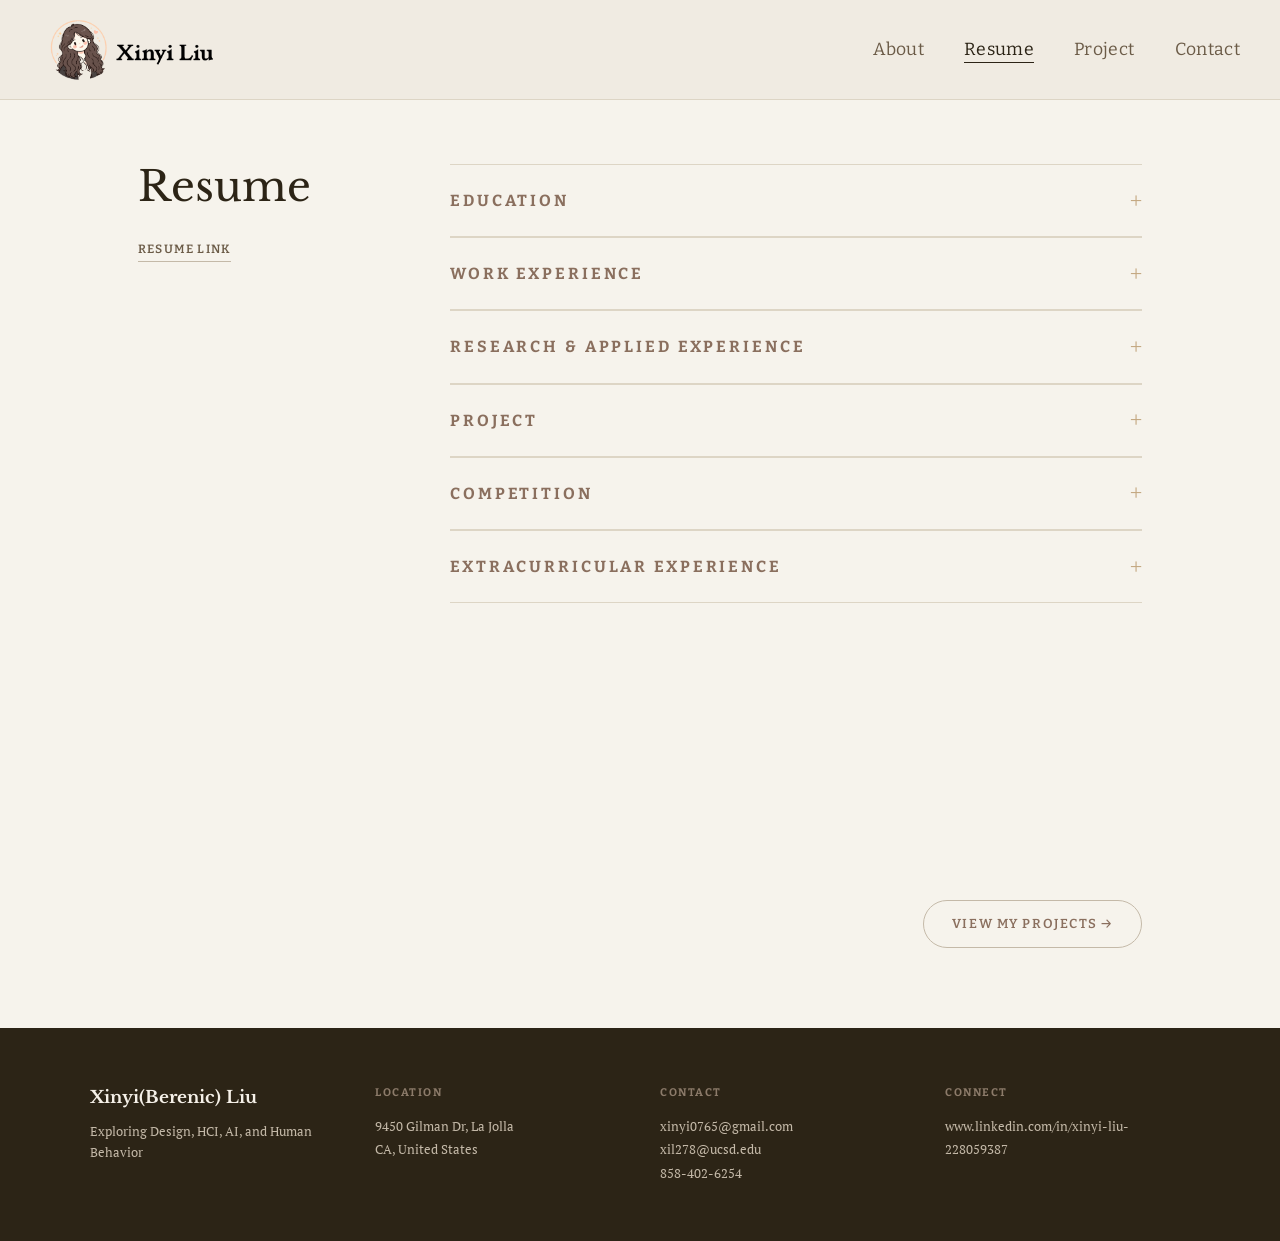
<file: resume.html>
<!DOCTYPE html>
<html lang="en">
<head>
  <meta charset="UTF-8" />
  <meta name="viewport" content="width=device-width, initial-scale=1.0" />
  <title>Resume — Xinyi Liu</title>
  <link rel="stylesheet" href="styles.css" />
  <link rel="preconnect" href="https://fonts.googleapis.com" />
  <link rel="preconnect" href="https://fonts.gstatic.com" crossorigin />
  <link href="https://fonts.googleapis.com/css2?family=Libre+Baskerville:ital,wght@0,400;0,700;1,400&family=PT+Serif:ital,wght@0,400;0,700;1,400&family=Bitter:ital,wght@0,400;0,500;0,600;0,700;1,400&display=swap" rel="stylesheet" />
  <style>
    @keyframes pageFadeIn {
      from { opacity: 0; }
      to   { opacity: 1; }
    }

    body {
      background-color: #F6F3EC;
      opacity: 0;
      animation: pageFadeIn 0.6s ease forwards;
    }

    /* ── Page layout ── */
    .resume-page-grid {
      max-width: 1100px;
      margin: 0 auto;
      padding: 100px 48px 120px;
      display: grid;
      grid-template-columns: 240px 1fr;
      gap: 72px;
      align-items: start;
    }

    /* ── Left column ── */
    .resume-left {
      position: sticky;
      top: 100px;
    }

    .resume-left h1 {
      font-family: 'Libre Baskerville', Georgia, serif;
      font-size: 2.6rem;
      font-weight: 400;
      line-height: 1.1;
      color: #2C2416;
      margin-bottom: 24px;
    }

    .resume-link {
      display: inline-flex;
      align-items: center;
      gap: 6px;
      font-family: 'Bitter', Georgia, serif;
      font-size: 12px;
      font-weight: 600;
      letter-spacing: 0.1em;
      text-transform: uppercase;
      color: #6B5B47;
      text-decoration: none;
      border-bottom: 1px solid #C4B9A8;
      padding-bottom: 2px;
      transition: color 0.2s, border-color 0.2s;
    }

    .resume-link:hover {
      color: #2C2416;
      border-color: #2C2416;
    }

    /* ── Accordion sections ── */
    .accordion-section {
      border-top: 1px solid #DDD5C5;
      padding-top: 0;
      margin-bottom: 0;
    }

    .accordion-section:last-child {
      border-bottom: 1px solid #DDD5C5;
    }

    .accordion-section summary {
      list-style: none;
      display: flex;
      justify-content: space-between;
      align-items: center;
      padding: 22px 0;
      cursor: pointer;
      user-select: none;
    }

    .accordion-section summary::-webkit-details-marker { display: none; }

    .accordion-title {
      font-family: 'Bitter', Georgia, serif;
      font-size: 1rem;
      font-weight: 700;
      letter-spacing: 0.18em;
      text-transform: uppercase;
      color: #8a6f5e;
      transition: color 0.2s;
    }

    .accordion-section summary:hover .accordion-title {
      color: #2C2416;
    }

    .accordion-toggle {
      font-family: 'Libre Baskerville', Georgia, serif;
      font-size: 22px;
      font-weight: 400;
      color: #C4A882;
      line-height: 1;
      flex-shrink: 0;
      transition: color 0.2s, transform 0.2s;
    }

    .accordion-section summary:hover .accordion-toggle {
      color: #2C2416;
    }

    .accordion-body {
      padding-bottom: 20px;
      display: flex;
      flex-direction: column;
      gap: 12px;
    }

    /* ── Resume cards ── */
    .resume-item {
      background: rgba(255, 255, 255, 0.65);
      border: 1px solid rgba(196, 185, 168, 0.35);
      border-radius: 14px;
      box-shadow: 0 2px 14px rgba(44, 36, 22, 0.06);
      padding: 22px 26px;
      display: grid;
      grid-template-columns: 1fr auto;
      gap: 16px 24px;
      align-items: start;
    }

    .resume-item-left h3 {
      font-family: 'Libre Baskerville', Georgia, serif;
      font-size: 16px;
      font-weight: 700;
      color: #2C2416;
      margin-bottom: 4px;
      line-height: 1.3;
    }

    .resume-item-left .org {
      font-family: 'PT Serif', Georgia, serif;
      font-size: 14px;
      color: #8C7B6A;
      margin-bottom: 4px;
      font-style: italic;
    }

    .resume-item-left .location {
      font-family: 'Bitter', Georgia, serif;
      font-size: 11px;
      letter-spacing: 0.08em;
      color: #B5A898;
      margin-bottom: 12px;
      text-transform: uppercase;
    }

    .resume-bullets {
      padding-left: 16px;
      margin: 10px 0 0;
      display: flex;
      flex-direction: column;
      gap: 5px;
    }

    .resume-bullets li {
      font-family: 'PT Serif', Georgia, serif;
      font-size: 13.5px;
      color: #6B5B47;
      line-height: 1.65;
    }

    .resume-item-right {
      text-align: right;
      padding-top: 2px;
      flex-shrink: 0;
    }

    .projects-cta {
      max-width: 1100px;
      margin: 0 auto;
      padding: 0 48px 80px;
      display: flex;
      justify-content: flex-end;
    }

    .projects-cta-btn {
      font-family: 'Bitter', Georgia, serif;
      font-size: 13px;
      font-weight: 600;
      letter-spacing: 0.12em;
      text-transform: uppercase;
      color: #8a6f5e;
      background: transparent;
      border: 1.5px solid #C4B9A8;
      border-radius: 100px;
      padding: 12px 28px;
      text-decoration: none;
      transition: background 0.2s, color 0.2s, border-color 0.2s;
    }

    .projects-cta-btn:hover {
      background: #2C2416;
      color: #F5F0E8;
      border-color: #2C2416;
    }

    .date {
      font-family: 'Bitter', Georgia, serif;
      font-size: 11px;
      font-weight: 600;
      letter-spacing: 0.06em;
      color: #A89880;
      white-space: nowrap;
    }

    /* ── Responsive ── */
    @media (max-width: 900px) {
      .resume-page-grid {
        grid-template-columns: 1fr;
        gap: 40px;
        padding: 60px 24px 80px;
      }

      .resume-left {
        position: static;
      }

      .resume-left h1 {
        font-size: 2rem;
      }

      .resume-item {
        grid-template-columns: 1fr;
      }

      .resume-item-right {
        text-align: left;
      }
    }
  </style>
</head>
<body>

  <!-- Navigation -->
  <nav>
    <a href="index.html" class="nav-logo"><img src="Logo.png" alt="Xinyi Liu" style="height:80px;width:auto;display:block;" /></a>
    <ul class="nav-links" id="navLinks">
      <li><a href="index.html#aboutSection">About</a></li>
      <li><a href="resume.html" class="active">Resume</a></li>
      <li><a href="index.html#projectSection">Project</a></li>
      <li><a href="contact.html">Contact</a></li>
    </ul>
    <button class="nav-toggle" id="navToggle" aria-label="Toggle menu">Menu</button>
  </nav>

  <!-- Page Content -->
  <main class="page">
    <div class="resume-page-grid">

      <!-- Left: Title + Link -->
      <div class="resume-left">
        <h1>Resume</h1>
        <a class="resume-link" href="https://drive.google.com/file/d/1uK5LlY_avVFPq638ulOS8lUYrYStQS-4/view" target="_blank" rel="noopener">Resume Link</a>
      </div>

      <!-- Right: Accordion -->
      <div class="resume-right">

        <!-- Education -->
        <details class="accordion-section">
          <summary>
            <span class="accordion-title">Education</span>
            <span class="accordion-toggle">+</span>
          </summary>
          <div class="accordion-body">
            <div class="resume-item">
              <div class="resume-item-left">
                <h3>University of California, San Diego</h3>
                <p class="org">Cognitive Science (Design &amp; Interaction) B.S.</p>
                <ul class="resume-bullets">
                  <li>Minor: Technology, Innovation, Supply Chain</li>
                </ul>
                <p class="location">La Jolla, CA</p>
              </div>
              <div class="resume-item-right">
                <span class="date">Sep 2024 — Present</span>
              </div>
            </div>
          </div>
        </details>

        <!-- Experience -->
        <details class="accordion-section">
          <summary>
            <span class="accordion-title">Work Experience</span>
            <span class="accordion-toggle">+</span>
          </summary>
          <div class="accordion-body">

            <div class="resume-item">
              <div class="resume-item-left">
                <h3>Pedagogy and Learning Apprentice</h3>
                <p class="org">UCSD Cognitive Science Department</p>
                <p class="location">La Jolla, CA</p>
                <ul class="resume-bullets">
                  <li>Instructional assistant in COGS 101B with Prof. Allen</li>
                  <li>Supporting course instruction and student learning in cognitive science by organizing activities</li>
                  <li>Leading discussion sections strengthening communication of complex concepts</li>
                </ul>
              </div>
              <div class="resume-item-right">
                <span class="date">Apr 2026 — Present</span>
              </div>
            </div>

            <div class="resume-item">
              <div class="resume-item-left">
                <h3>UI/UX Designer Intern</h3>
                <p class="org">Maroon Group Inc.</p>
                <p class="location">Remote</p>
                <ul class="resume-bullets">
                  <li>Contributing to design exploration and product thinking in early-stage setting</li>
                  <li>Assisting with user flows, interface ideation, and design iterations</li>
                </ul>
              </div>
              <div class="resume-item-right">
                <span class="date">Apr 2026 — Present</span>
              </div>
            </div>

            <div class="resume-item">
              <div class="resume-item-left">
                <h3>UX Research Intern</h3>
                <p class="org">Owaves</p>
                <p class="location">Remote</p>
                <ul class="resume-bullets">
                  <li>Created user flows, wireframes, and prototypes in Figma</li>
                  <li>Conducted 7 interviews with international students and synthesized findings</li>
                  <li>Evaluated cross-cultural user interpretation patterns</li>
                </ul>
              </div>
              <div class="resume-item-right">
                <span class="date">Jan 2026 — Apr 2026</span>
              </div>
            </div>

            <div class="resume-item">
              <div class="resume-item-left">
                <h3>Industry Analyst Intern</h3>
                <p class="org">China Grand Prosperity Investment</p>
                <p class="location">Chongqing, China</p>
                <ul class="resume-bullets">
                  <li>Researched AI, IT, and new energy sectors</li>
                  <li>Evaluated company business models and financial performance</li>
                  <li>Supported cross-border M&amp;A project assessment</li>
                </ul>
              </div>
              <div class="resume-item-right">
                <span class="date">Aug 2025 — Sep 2025</span>
              </div>
            </div>

          </div>
        </details>

        <!-- Research & Applied Experience -->
        <details class="accordion-section">
          <summary>
            <span class="accordion-title">Research &amp; Applied Experience</span>
            <span class="accordion-toggle">+</span>
          </summary>
          <div class="accordion-body">

            <div class="resume-item">
              <div class="resume-item-left">
                <h3>Leader in Startup Client Development Team</h3>
                <p class="org">Autism Innovation Lab</p>
                <p class="location">Remote</p>
                <ul class="resume-bullets">
                  <li>Provided consulting on product positioning and go-to-market strategy</li>
                  <li>Conducted competitive analysis for autism education startup</li>
                </ul>
              </div>
              <div class="resume-item-right">
                <span class="date">Aug 2025 — Present</span>
              </div>
            </div>

            <div class="resume-item">
              <div class="resume-item-left">
                <h3>Research Assistant &amp; Volunteer</h3>
                <p class="org">Southwest University</p>
                <p class="location">Chongqing, China</p>
                <ul class="resume-bullets">
                  <li>Participated in a large-scale observational study on cognitive development</li>
                  <li>Analyzed brain activity data using neuroimaging tools with 200+ participants</li>
                </ul>
              </div>
              <div class="resume-item-right">
                <span class="date">Jun 2025 — Aug 2025</span>
              </div>
            </div>

          </div>
        </details>

        <!-- Academic Project -->
        <details class="accordion-section">
          <summary>
            <span class="accordion-title">Project</span>
            <span class="accordion-toggle">+</span>
          </summary>
          <div class="accordion-body">

            <div class="resume-item">
              <div class="resume-item-left">
                <h3>Behavioral Attention Analytics</h3>
                <p class="org">UCSD Cognitive Science Student Association</p>
                <ul class="resume-bullets">
                  <li>Explores how cognitive load and attentional residue impact focus and productivity</li>
                  <li>Designing system tracking user behavior with interventions</li>
                </ul>
              </div>
              <div class="resume-item-right">
                <span class="date">Apr 2026 — Present</span>
              </div>
            </div>

            <div class="resume-item">
              <div class="resume-item-left">
                <h3>Xiushan Huadeng Research Project</h3>
                <p class="org">China Thinks Big</p>
                <ul class="resume-bullets">
                  <li>Revitalizing the Forgotten Intangible Cultural Heritage</li>
                  <li>Led team conducting interviews and surveys (1000+ responses)</li>
                  <li>Authored and revised a 20,000-word research paper</li>
                  <li>Developed promotional video, cultural products, and AR interactive experience</li>
                </ul>
              </div>
              <div class="resume-item-right">
                <span class="date">Oct 2023 — Apr 2024</span>
              </div>
            </div>

            <div class="resume-item">
              <div class="resume-item-left">
                <h3>Intergenerational Care &amp; Elderly Well-being Research Project</h3>
                <p class="org">China Thinks Big</p>
                <ul class="resume-bullets">
                  <li>Skip-generation child-rearing impact on elderly health in urban China</li>
                  <li>Mixed-methods research with literature review and street interviews</li>
                  <li>Designed intervention system including content platform and mini program</li>
                </ul>
              </div>
              <div class="resume-item-right">
                <span class="date">Oct 2022 — Apr 2023</span>
              </div>
            </div>

          </div>
        </details>

        <!-- Competitions -->
        <details class="accordion-section">
          <summary>
            <span class="accordion-title">Competition</span>
            <span class="accordion-toggle">+</span>
          </summary>
          <div class="accordion-body">

            <div class="resume-item">
              <div class="resume-item-left">
                <h3>ESG Innovation Challenge</h3>
                <p class="org">EY &amp; GaoDun</p>
                <ul class="resume-bullets">
                  <li>Worked on ESG strategy in the food industry</li>
                  <li>Recognition: Top 10 International Division</li>
                </ul>
              </div>
              <div class="resume-item-right">
                <span class="date">Mar 2025 — May 2025</span>
              </div>
            </div>

            <div class="resume-item">
              <div class="resume-item-left">
                <h3>ESG Case Study Competition</h3>
                <p class="org">KPMG</p>
                <ul class="resume-bullets">
                  <li>Analyzed new energy sector development and supply chains</li>
                  <li>Award: Global Top 100</li>
                </ul>
              </div>
              <div class="resume-item-right">
                <span class="date">Sep 2024 — Oct 2024</span>
              </div>
            </div>

            <div class="resume-item">
              <div class="resume-item-left">
                <h3>China Thinks Big 2023–2024</h3>
                <p class="org">National Competition</p>
                <ul class="resume-bullets">
                  <li>Top 5% Paper, National Gold Prize, and Harvard Global Finals Finalist</li>
                </ul>
              </div>
              <div class="resume-item-right">
                <span class="date">Oct 2023 — Apr 2024</span>
              </div>
            </div>

            <div class="resume-item">
              <div class="resume-item-left">
                <h3>China Thinks Big 2022–2023</h3>
                <p class="org">National Competition</p>
                <ul class="resume-bullets">
                  <li>72-hour research project delivery</li>
                  <li>Awards: Third Place Team Showcase, Top 5% Paper, Popularity Award</li>
                </ul>
              </div>
              <div class="resume-item-right">
                <span class="date">Oct 2022 — Apr 2023</span>
              </div>
            </div>

          </div>
        </details>

        <!-- Extracurricular -->
        <details class="accordion-section">
          <summary>
            <span class="accordion-title">Extracurricular Experience</span>
            <span class="accordion-toggle">+</span>
          </summary>
          <div class="accordion-body">

            <div class="resume-item">
              <div class="resume-item-left">
                <h3>President</h3>
                <p class="org">X-Factor Dance Team</p>
                <ul class="resume-bullets">
                  <li>Led a student dance team, organizing performances, workshops, and training</li>
                  <li>Performed in 10+ campus events</li>
                </ul>
              </div>
              <div class="resume-item-right">
                <span class="date">Oct 2024 — Present</span>
              </div>
            </div>

            <div class="resume-item">
              <div class="resume-item-left">
                <h3>Operations VP</h3>
                <p class="org">China Thinks Big</p>
                <ul class="resume-bullets">
                  <li>Managed regional CTB operations and supported student program development</li>
                  <li>Organized 10+ workshops and selected as national speaker</li>
                </ul>
              </div>
              <div class="resume-item-right">
                <span class="date">Jul 2023 — Jul 2024</span>
              </div>
            </div>

            <div class="resume-item">
              <div class="resume-item-left">
                <h3>Founder &amp; President</h3>
                <p class="org">MED Dance Club</p>
                <ul class="resume-bullets">
                  <li>Built organization with 50+ members</li>
                  <li>Organized cross-school collaborations and public performances</li>
                  <li>Directed performance proceeds to charitable initiatives</li>
                </ul>
              </div>
              <div class="resume-item-right">
                <span class="date">Sep 2021 — Jun 2024</span>
              </div>
            </div>

          </div>
        </details>

      </div><!-- /.resume-right -->
    </div>
  </main>

  <div class="projects-cta">
    <a href="index.html#projectSection" class="projects-cta-btn">View My Projects →</a>
  </div>

  <footer>
    <div class="footer-grid">
      <div>
        <p class="footer-col-name">Xinyi(Berenic) Liu</p>
        <p class="footer-col-sub">Exploring Design, HCI, AI, and Human Behavior</p>
      </div>
      <div>
        <p class="footer-col-label">Location</p>
        <p class="footer-col-value">9450 Gilman Dr, La Jolla<br/>CA, United States</p>
      </div>
      <div>
        <p class="footer-col-label">Contact</p>
        <p class="footer-col-value">
          <a href="mailto:xinyi0765@gmail.com">xinyi0765@gmail.com</a><br/>
          <a href="mailto:xil278@ucsd.edu">xil278@ucsd.edu</a><br/>
          858-402-6254
        </p>
      </div>
      <div>
        <p class="footer-col-label">Connect</p>
        <p class="footer-col-value">
          <a href="https://www.linkedin.com/in/xinyi-liu-228059387" target="_blank" rel="noopener">www.linkedin.com/in/xinyi-liu-228059387</a>
        </p>
      </div>
    </div>
  </footer>

  <script>
    const toggle = document.getElementById('navToggle');
    const links = document.getElementById('navLinks');
    toggle.addEventListener('click', () => links.classList.toggle('open'));

    const allSections = document.querySelectorAll('.accordion-section');

    allSections.forEach(details => {
      details.addEventListener('toggle', () => {
        details.querySelector('.accordion-toggle').textContent = details.open ? '−' : '+';
        if (details.open) {
          allSections.forEach(other => {
            if (other !== details && other.open) {
              other.removeAttribute('open');
              other.querySelector('.accordion-toggle').textContent = '+';
            }
          });
        }
      });
    });
  </script>

</body>
</html>
</file>
<file: styles.css>
/* ===== Reset & Base ===== */
*, *::before, *::after {
  box-sizing: border-box;
  margin: 0;
  padding: 0;
}

html {
  scroll-behavior: smooth;
}

body {
  font-family: 'PT Serif', Georgia, serif;
  font-size: 16px;
  line-height: 1.7;
  color: #2C2416;
  background-color: #F0EBE1;
}

h1, h2, h3, h4, h5, h6 {
  font-family: 'Libre Baskerville', Georgia, serif;
}

h1 { font-size: 4rem; }
h2 { font-size: 2.8rem; }
h3 { font-size: 2.2rem; }

a {
  color: inherit;
  text-decoration: none;
}

img {
  max-width: 100%;
  display: block;
}

/* ===== Navigation ===== */
nav {
  position: fixed;
  top: 0;
  left: 0;
  right: 0;
  z-index: 100;
  background: rgba(240, 235, 225, 0.96);
  backdrop-filter: blur(8px);
  border-bottom: 1px solid #DDD5C5;
  padding: 0 40px;
  height: 100px;
  overflow: visible;
  display: flex;
  align-items: center;
  justify-content: space-between;
}

.nav-logo {
  font-family: 'Bitter', Georgia, serif;
  font-size: 1.3rem;
  font-weight: 600;
  letter-spacing: 0.02em;
  color: #2C2416;
  overflow: visible;
}

.nav-logo img {
  height: 80px;
  overflow: visible;
}

.nav-links {
  display: flex;
  gap: 40px;
  list-style: none;
}

.nav-links a {
  font-family: 'Bitter', Georgia, serif;
  font-size: 1.1rem;
  font-weight: 400;
  color: #6B5B47;
  letter-spacing: 0.02em;
  transition: color 0.2s;
  padding-bottom: 2px;
  border-bottom: 1px solid transparent;
}

.nav-links a:hover,
.nav-links a.active {
  color: #2C2416;
  border-bottom-color: #2C2416;
}

/* Mobile menu toggle */
.nav-toggle {
  display: none;
  background: none;
  border: none;
  cursor: pointer;
  font-family: 'Bitter', Georgia, serif;
  font-size: 14px;
  color: #2C2416;
}

/* ===== Page Wrapper ===== */
.page {
  padding-top: 64px;
  min-height: 100vh;
}

/* ===== About Page ===== */
.about-hero {
  display: grid;
  grid-template-columns: 1fr 420px;
  gap: 80px;
  align-items: center;
  max-width: 1100px;
  margin: 0 auto;
  padding: 100px 48px 80px;
}

.about-text .greeting {
  font-family: 'Bitter', Georgia, serif;
  font-size: 13px;
  font-weight: 500;
  letter-spacing: 0.12em;
  text-transform: uppercase;
  color: #8C7B6A;
  margin-bottom: 20px;
}

.about-text h1 {
  font-size: 4rem;
  font-weight: 400;
  line-height: 1.15;
  letter-spacing: -0.01em;
  color: #2C2416;
  margin-bottom: 24px;
}

.about-text h1 span {
  color: #8C7B6A;
}

.about-text .tagline {
  font-size: clamp(17px, 2vw, 21px);
  font-weight: 400;
  color: #4A3C2C;
  line-height: 1.5;
  margin-bottom: 32px;
  max-width: 480px;
}

.about-text .bio {
  font-size: 15px;
  color: #6B5B47;
  line-height: 1.8;
  max-width: 500px;
  margin-bottom: 40px;
}

.about-chips {
  display: flex;
  flex-wrap: wrap;
  gap: 10px;
  margin-bottom: 40px;
}

.chip {
  font-family: 'Bitter', Georgia, serif;
  background: #EDE8DE;
  border: 1px solid #DDD5C5;
  border-radius: 100px;
  padding: 6px 16px;
  font-size: 13px;
  color: #4A3C2C;
  letter-spacing: 0.01em;
}

.about-contact-links {
  display: flex;
  gap: 20px;
  flex-wrap: wrap;
}

.about-contact-links a {
  font-family: 'Bitter', Georgia, serif;
  display: inline-flex;
  align-items: center;
  gap: 6px;
  font-size: 14px;
  color: #6B5B47;
  border-bottom: 1px solid #C4B9A8;
  padding-bottom: 2px;
  transition: color 0.2s, border-color 0.2s;
}

.about-contact-links a:hover {
  color: #2C2416;
  border-color: #2C2416;
}

/* Photo card */
.photo-card {
  position: relative;
}

.photo-placeholder {
  width: 100%;
  aspect-ratio: 3/4;
  background: #EDE8DE;
  border-radius: 16px;
  display: flex;
  flex-direction: column;
  align-items: center;
  justify-content: center;
  color: #A89880;
  font-size: 13px;
  gap: 12px;
  overflow: hidden;
  border: 1px solid #DDD5C5;
}

.photo-placeholder svg {
  width: 48px;
  height: 48px;
  stroke: #C4B9A8;
}

.photo-placeholder img {
  width: 100%;
  height: 100%;
  object-fit: cover;
  border-radius: 16px;
}

.photo-tag {
  font-family: 'Bitter', Georgia, serif;
  position: absolute;
  bottom: -16px;
  right: -16px;
  background: #2C2416;
  color: #F5F0E8;
  font-size: 12px;
  font-weight: 500;
  padding: 10px 18px;
  border-radius: 100px;
  letter-spacing: 0.04em;
}

/* About section divider */
.about-section {
  max-width: 1100px;
  margin: 0 auto;
  padding: 60px 48px;
  border-top: 1px solid #DDD5C5;
}

.section-label {
  font-family: 'Bitter', Georgia, serif;
  font-size: 11px;
  font-weight: 600;
  letter-spacing: 0.14em;
  text-transform: uppercase;
  color: #A89880;
  margin-bottom: 24px;
}

.interests-grid {
  display: grid;
  grid-template-columns: repeat(4, 1fr);
  gap: 24px;
}

.interest-card {
  padding: 24px;
  background: #EDE8DE;
  border: 1px solid #DDD5C5;
  border-radius: 12px;
}

.interest-card h3 {
  font-size: 15px;
  font-weight: 400;
  margin-bottom: 8px;
  color: #2C2416;
}

.interest-card p {
  font-family: 'PT Serif', Georgia, serif;
  font-size: 13px;
  color: #6B5B47;
  line-height: 1.6;
}

/* ===== Resume Page ===== */
.resume-container {
  max-width: 800px;
  margin: 0 auto;
  padding: 80px 48px 100px;
}

.resume-header {
  margin-bottom: 56px;
}

.resume-header h1 {
  font-size: 2.8rem;
  font-weight: 400;
  letter-spacing: -0.01em;
  color: #2C2416;
  margin-bottom: 6px;
}

.resume-header .subtitle {
  font-family: 'PT Serif', Georgia, serif;
  font-size: 15px;
  color: #8C7B6A;
  margin-bottom: 16px;
}

.resume-header .contact-line {
  font-family: 'Bitter', Georgia, serif;
  font-size: 13px;
  color: #A89880;
  display: flex;
  flex-wrap: wrap;
  gap: 16px;
}

.resume-header .contact-line span::before {
  content: '·';
  margin-right: 16px;
}

.resume-header .contact-line span:first-child::before {
  content: '';
  margin-right: 0;
}

.resume-download {
  font-family: 'Bitter', Georgia, serif;
  display: inline-flex;
  align-items: center;
  gap: 8px;
  margin-top: 20px;
  padding: 10px 22px;
  background: #2C2416;
  color: #F5F0E8;
  border-radius: 8px;
  font-size: 13px;
  font-weight: 500;
  transition: background 0.2s;
}

.resume-download:hover {
  background: #4A3C2C;
}

/* ===== Accordion ===== */
.accordion-section {
  border-bottom: 1px solid #DDD5C5;
  margin-bottom: 0;
}

.accordion-section:first-of-type {
  border-top: 1px solid #DDD5C5;
}

.accordion-section summary {
  list-style: none;
  cursor: pointer;
  display: flex;
  align-items: center;
  justify-content: space-between;
  padding: 18px 0;
  user-select: none;
  outline: none;
}

.accordion-section summary::-webkit-details-marker {
  display: none;
}

.accordion-title {
  font-family: 'Libre Baskerville', Georgia, serif;
  font-size: 1.6rem;
  font-weight: 400;
  color: #2C2416;
}

.accordion-arrow {
  width: 16px;
  height: 16px;
  flex-shrink: 0;
  transition: transform 0.25s ease;
  color: #8C7B6A;
}

.accordion-section[open] .accordion-arrow {
  transform: rotate(180deg);
}

.accordion-body {
  padding-bottom: 32px;
}

/* Resume item (inside accordion) */
.resume-item {
  display: grid;
  grid-template-columns: 1fr auto;
  gap: 16px;
  margin-bottom: 28px;
  padding-top: 20px;
}

.resume-item:last-child {
  margin-bottom: 0;
}

.resume-item-left h3 {
  font-family: 'PT Serif', Georgia, serif;
  font-size: 1rem;
  font-weight: 400;
  color: #2C2416;
  margin-bottom: 2px;
}

.resume-item-left .org {
  font-family: 'PT Serif', Georgia, serif;
  font-size: 1rem;
  color: #4A3C2C;
  margin-bottom: 4px;
}

.resume-item-left .location {
  font-family: 'PT Serif', Georgia, serif;
  font-size: 1rem;
  color: #A89880;
  margin-bottom: 10px;
}

.resume-item-right {
  text-align: right;
  white-space: nowrap;
}

.resume-item-right .date {
  font-family: 'PT Serif', Georgia, serif;
  font-size: 1rem;
  color: #A89880;
}

.resume-bullets {
  list-style: none;
  padding: 0;
}

.resume-bullets li {
  font-family: 'PT Serif', Georgia, serif;
  font-size: 1rem;
  color: #6B5B47;
  line-height: 1.7;
  padding-left: 14px;
  position: relative;
  margin-bottom: 4px;
}

.resume-bullets li::before {
  content: '—';
  position: absolute;
  left: 0;
  color: #C4B9A8;
  font-size: 12px;
  top: 3px;
}

/* ===== Contact Page ===== */
.contact-container {
  max-width: 1000px;
  margin: 0 auto;
  padding: 100px 48px 100px;
}

.contact-header {
  margin-bottom: 64px;
}

.contact-header h1 {
  font-size: 4rem;
  font-weight: 400;
  letter-spacing: -0.02em;
  line-height: 1.1;
  color: #2C2416;
  margin-bottom: 20px;
}

.contact-header p {
  font-family: 'PT Serif', Georgia, serif;
  font-size: 17px;
  color: #6B5B47;
  max-width: 520px;
  line-height: 1.7;
}

.contact-grid {
  display: grid;
  grid-template-columns: 1fr 360px;
  gap: 64px;
  align-items: start;
}

.contact-info-group {
  margin-bottom: 40px;
}

.contact-info-group:last-child {
  margin-bottom: 0;
}

.contact-info-group .label {
  font-family: 'Bitter', Georgia, serif;
  font-size: 11px;
  font-weight: 700;
  letter-spacing: 0.14em;
  text-transform: uppercase;
  color: #A89880;
  margin-bottom: 12px;
}

.contact-info-group .value {
  font-family: 'PT Serif', Georgia, serif;
  font-size: 16px;
  color: #2C2416;
}

.contact-info-group a {
  color: #2C2416;
  border-bottom: 1px solid #C4B9A8;
  padding-bottom: 1px;
  transition: border-color 0.2s;
}

.contact-info-group a:hover {
  border-color: #2C2416;
}

.contact-photo-card {
  background: #EDE8DE;
  border-radius: 20px;
  overflow: hidden;
  border: 1px solid #DDD5C5;
}

.contact-photo {
  aspect-ratio: 1/1;
  background: #E5DED2;
  display: flex;
  flex-direction: column;
  align-items: center;
  justify-content: center;
  color: #A89880;
  font-size: 13px;
  gap: 10px;
  overflow: hidden;
}

.contact-photo svg {
  width: 40px;
  height: 40px;
  stroke: #C4B9A8;
}

.contact-photo img {
  width: 100%;
  height: 100%;
  object-fit: cover;
}

.contact-photo-info {
  padding: 24px;
}

.contact-photo-info h3 {
  font-size: 16px;
  font-weight: 400;
  color: #2C2416;
  margin-bottom: 4px;
}

.contact-photo-info p {
  font-family: 'PT Serif', Georgia, serif;
  font-size: 13px;
  color: #8C7B6A;
}

/* Social links */
.social-links {
  display: flex;
  flex-direction: column;
  gap: 12px;
  margin-top: 16px;
}

.social-link {
  font-family: 'Bitter', Georgia, serif;
  display: inline-flex;
  align-items: center;
  gap: 10px;
  font-size: 15px;
  color: #4A3C2C;
  transition: color 0.2s;
}

.social-link:hover {
  color: #2C2416;
}

.social-link .icon {
  width: 36px;
  height: 36px;
  background: #DDD5C5;
  border-radius: 8px;
  display: flex;
  align-items: center;
  justify-content: center;
  font-size: 16px;
}

/* ===== Contact Form ===== */
.contact-form {
  margin-top: 48px;
  display: flex;
  flex-direction: column;
  gap: 20px;
}

.contact-form .form-group {
  display: flex;
  flex-direction: column;
  gap: 6px;
}

.contact-form label {
  font-family: 'Bitter', Georgia, serif;
  font-size: 11px;
  font-weight: 700;
  letter-spacing: 0.14em;
  text-transform: uppercase;
  color: #8C7B6A;
}

.contact-form input,
.contact-form textarea {
  font-family: 'PT Serif', Georgia, serif;
  font-size: 15px;
  color: #2C2416;
  background: #EDE8DE;
  border: 1px solid #DDD5C5;
  border-radius: 8px;
  padding: 12px 16px;
  width: 100%;
  transition: border-color 0.2s, background 0.2s;
  outline: none;
}

.contact-form input::placeholder,
.contact-form textarea::placeholder {
  color: #A89880;
}

.contact-form input:focus,
.contact-form textarea:focus {
  border-color: #2C2416;
  background: #F0EBE1;
}

.contact-form textarea {
  min-height: 130px;
  resize: vertical;
}

.form-submit {
  font-family: 'Bitter', Georgia, serif;
  align-self: flex-start;
  padding: 12px 28px;
  background: #2C2416;
  color: #F5F0E8;
  border: none;
  border-radius: 8px;
  font-size: 14px;
  font-weight: 600;
  letter-spacing: 0.04em;
  cursor: pointer;
  transition: background 0.2s;
}

.form-submit:hover {
  background: #4A3C2C;
}

/* ===== Footer ===== */
footer {
  background: #2C2416;
  color: #F5F0E8;
  padding: 56px 48px;
}

.footer-grid {
  display: grid;
  grid-template-columns: repeat(4, 1fr);
  gap: 40px;
  max-width: 1100px;
  margin: 0 auto;
}

.footer-col-name {
  font-family: 'Libre Baskerville', Georgia, serif;
  font-size: 17px;
  font-weight: 700;
  color: #F5F0E8;
  margin-bottom: 8px;
}

.footer-col-sub {
  font-family: 'PT Serif', Georgia, serif;
  font-size: 13px;
  color: #C4B9A8;
  line-height: 1.6;
}

.footer-col-label {
  font-family: 'Bitter', Georgia, serif;
  font-size: 11px;
  font-weight: 700;
  letter-spacing: 0.14em;
  text-transform: uppercase;
  color: #8C7B6A;
  margin-bottom: 12px;
}

.footer-col-value {
  font-family: 'PT Serif', Georgia, serif;
  font-size: 13px;
  color: #C4B9A8;
  line-height: 1.8;
}

.footer-col-value a {
  color: #C4B9A8;
  text-decoration: none;
  transition: color 0.2s;
}

.footer-col-value a:hover {
  color: #F5F0E8;
}

@media (max-width: 900px) {
  .footer-grid {
    grid-template-columns: repeat(2, 1fr);
    gap: 32px;
  }
}

@media (max-width: 500px) {
  footer {
    padding: 40px 24px;
  }
  .footer-grid {
    grid-template-columns: 1fr;
    gap: 28px;
  }
}

/* ===== Responsive ===== */
@media (max-width: 900px) {
  nav {
    padding: 0 24px;
  }

  .about-hero {
    grid-template-columns: 1fr;
    padding: 60px 24px 40px;
    gap: 48px;
  }

  .photo-card {
    max-width: 320px;
    margin: 0 auto;
  }

  .interests-grid {
    grid-template-columns: 1fr 1fr;
  }

  .about-section {
    padding: 40px 24px;
  }

  .resume-container {
    padding: 60px 24px 80px;
  }

  .resume-item {
    grid-template-columns: 1fr;
  }

  .resume-item-right {
    text-align: left;
  }

  .contact-container {
    padding: 60px 24px 80px;
  }

  .contact-grid {
    grid-template-columns: 1fr;
    gap: 48px;
  }

  .contact-photo-card {
    max-width: 360px;
  }
}

@media (max-width: 600px) {
  .nav-links {
    display: none;
    flex-direction: column;
    position: fixed;
    top: 64px;
    left: 0;
    right: 0;
    background: #F0EBE1;
    border-bottom: 1px solid #DDD5C5;
    padding: 24px;
    gap: 20px;
  }

  .nav-links.open {
    display: flex;
  }

  .nav-toggle {
    display: block;
  }

  .interests-grid {
    grid-template-columns: 1fr;
  }

  .about-text h1 {
    font-size: 28px;
  }
}
</file>
